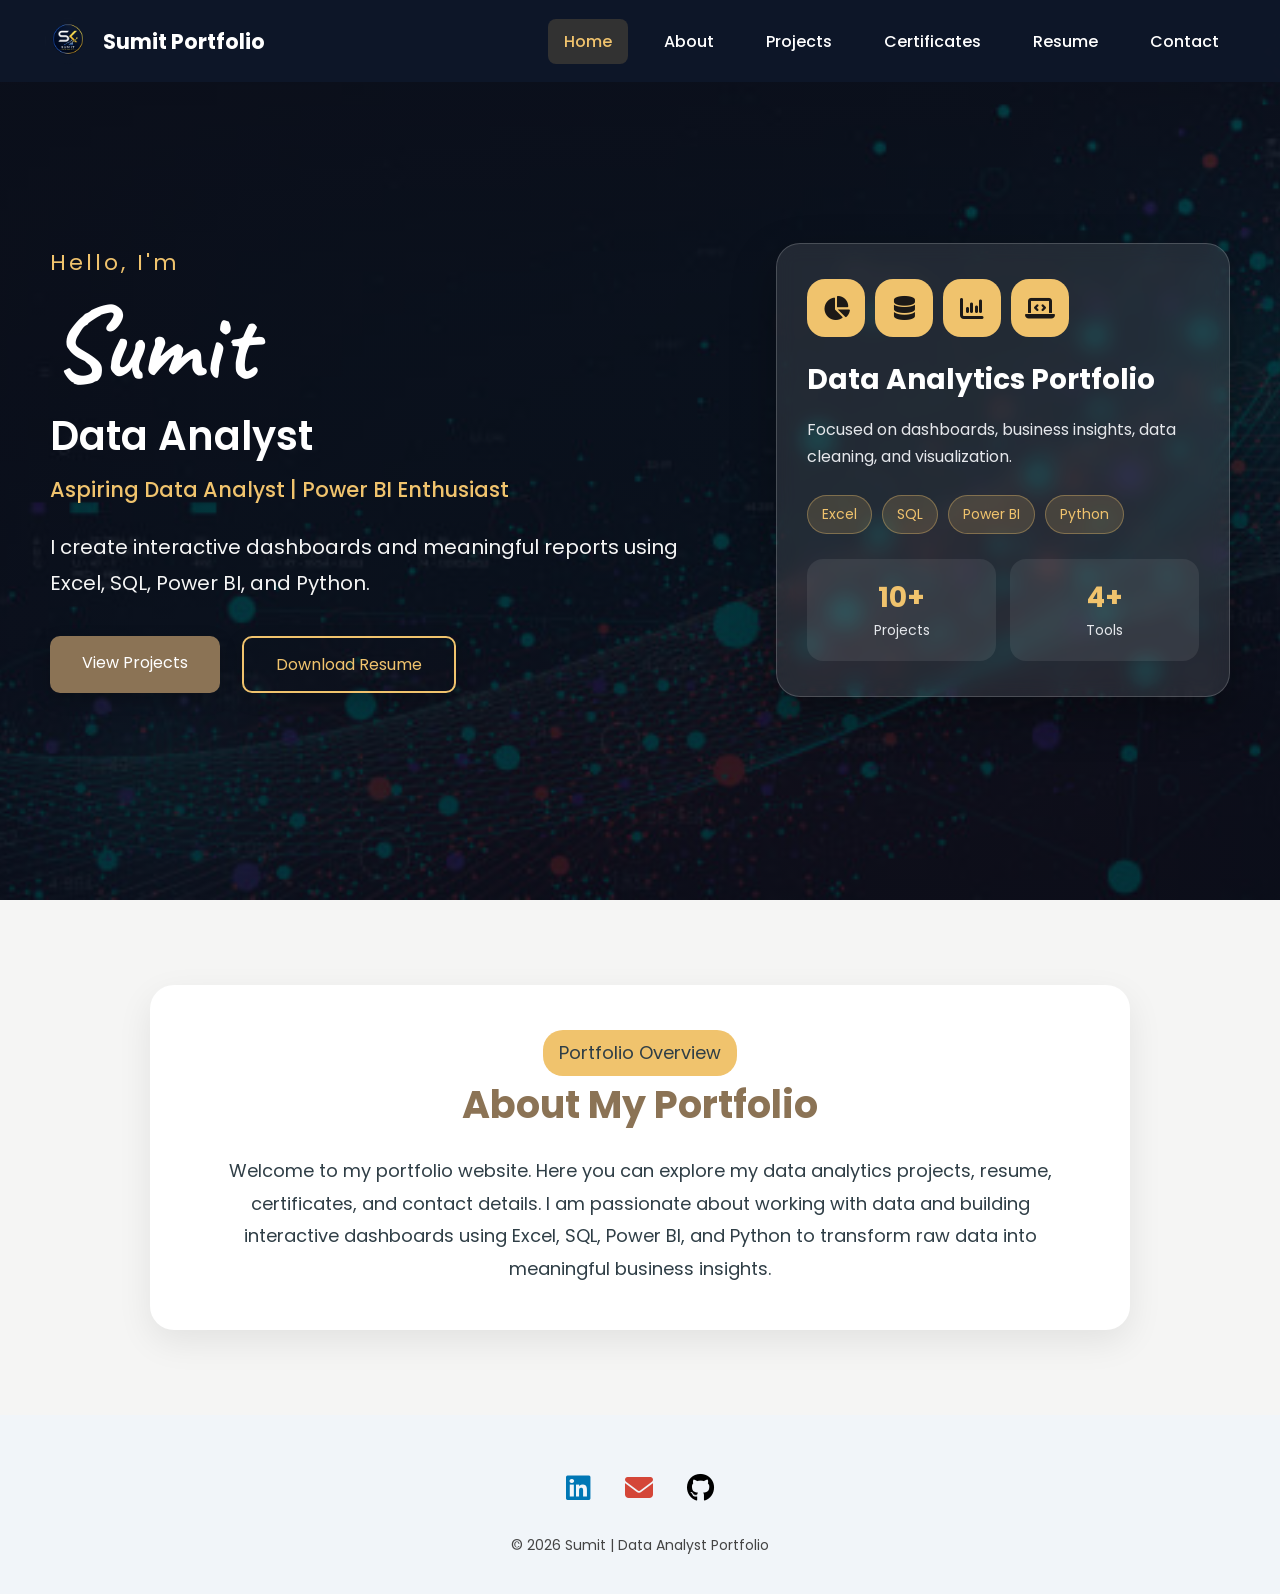
<file: index.html>
<!DOCTYPE html>
<html lang="en">

<head>
    <meta charset="UTF-8">
    <meta name="viewport" content="width=device-width, initial-scale=1.0">
    <title>Sumit Portfolio</title>

    <link href="https://fonts.googleapis.com/css2?family=Caveat:wght@400;600;700&family=Poppins:wght@300;400;500;600;700&display=swap" rel="stylesheet">
    <link rel="stylesheet" href="https://cdnjs.cloudflare.com/ajax/libs/font-awesome/6.5.0/css/all.min.css">

    <link rel="icon" type="image/png" href="Images/logo.png">
    <link rel="stylesheet" href="CSS/index.css">
</head>

<body>

    <header>
        <nav class="navbar">

            <div class="logo">
                <img src="Images/logo.png" alt="Sumit Portfolio Logo">
                <span>Sumit Portfolio</span>
            </div>

            <button class="menu-btn" id="menuBtn" type="button" aria-label="Open Menu">
                <i class="fa-solid fa-bars"></i>
            </button>

            <div class="nav-links" id="navLinks">
                <a href="index.html" class="active">Home</a>
                <a href="about.html">About</a>
                <a href="projects.html">Projects</a>
                <a href="certificates.html">Certificates</a>
                <a href="resume.html">Resume</a>
                <a href="contact.html">Contact</a>
            </div>

        </nav>
    </header>

    <section class="welcome">

        <div class="hero-wrapper">

            <div class="hero-content">

                <p class="small-title">Hello, I'm</p>

                <h1>Sumit</h1>

                <h2>Data Analyst</h2>
                <p class="hero-subtitle">Aspiring Data Analyst | Power BI Enthusiast</p>

                <p class="hero-text">
                    I create interactive dashboards and meaningful reports using Excel, SQL, Power BI, and Python.
                </p>

                <div class="hero-buttons">
                    <a href="projects.html">View Projects</a>

                    <a href="assets/Sumit_Resume.pdf" target="_blank" rel="noopener noreferrer" class="resume-btn">
                        Download Resume
                    </a>
                </div>

            </div>

            <div class="hero-card">

                <div class="card-icon">
                    <i class="fa-solid fa-chart-pie"></i>
                    <i class="fa-solid fa-database"></i>
                    <i class="fa-solid fa-chart-column"></i>
                    <i class="fa-solid fa-laptop-code"></i>
                </div>

                <h3>Data Analytics Portfolio</h3>

                <p>
                    Focused on dashboards, business insights, data cleaning, and visualization.
                </p>

                <div class="hero-skills">
                    <span>Excel</span>
                    <span>SQL</span>
                    <span>Power BI</span>
                    <span>Python</span>
                </div>

                <div class="card-stats">

                    <div>
                        <h4>10+</h4>
                        <p>Projects</p>
                    </div>

                    <div>
                        <h4>4+</h4>
                        <p>Tools</p>
                    </div>

                </div>

            </div>

        </div>

    </section>

    <section class="intro">

        <div class="intro-card">

            <p class="section-label">Portfolio Overview</p>

            <h2>About My Portfolio</h2>

            <p>
                Welcome to my portfolio website. Here you can explore my data analytics projects, resume, certificates, and contact details. I am passionate about working with data and building interactive dashboards using Excel, SQL, Power BI, and Python to transform raw data into meaningful business insights.
            </p>

        </div>

    </section>

    <footer>

        <div class="social">

            <a href="https://www.linkedin.com/in/sumit-kumar-2k07/" class="linkedin" target="_blank" rel="noopener noreferrer">
                <i class="fa-brands fa-linkedin"></i>
            </a>

            <a href="mailto:sumitpandey1553@gmail.com" class="email">
                <i class="fa-solid fa-envelope"></i>
            </a>

            <a href="https://github.com/sumitkumar1553" class="github" target="_blank" rel="noopener noreferrer">
                <i class="fa-brands fa-github"></i>
            </a>

        </div>

        <p class="copyright">
            © 2026 Sumit | Data Analyst Portfolio
        </p>

    </footer>

    <script src="script.js"></script>

</body>

</html>
</file>
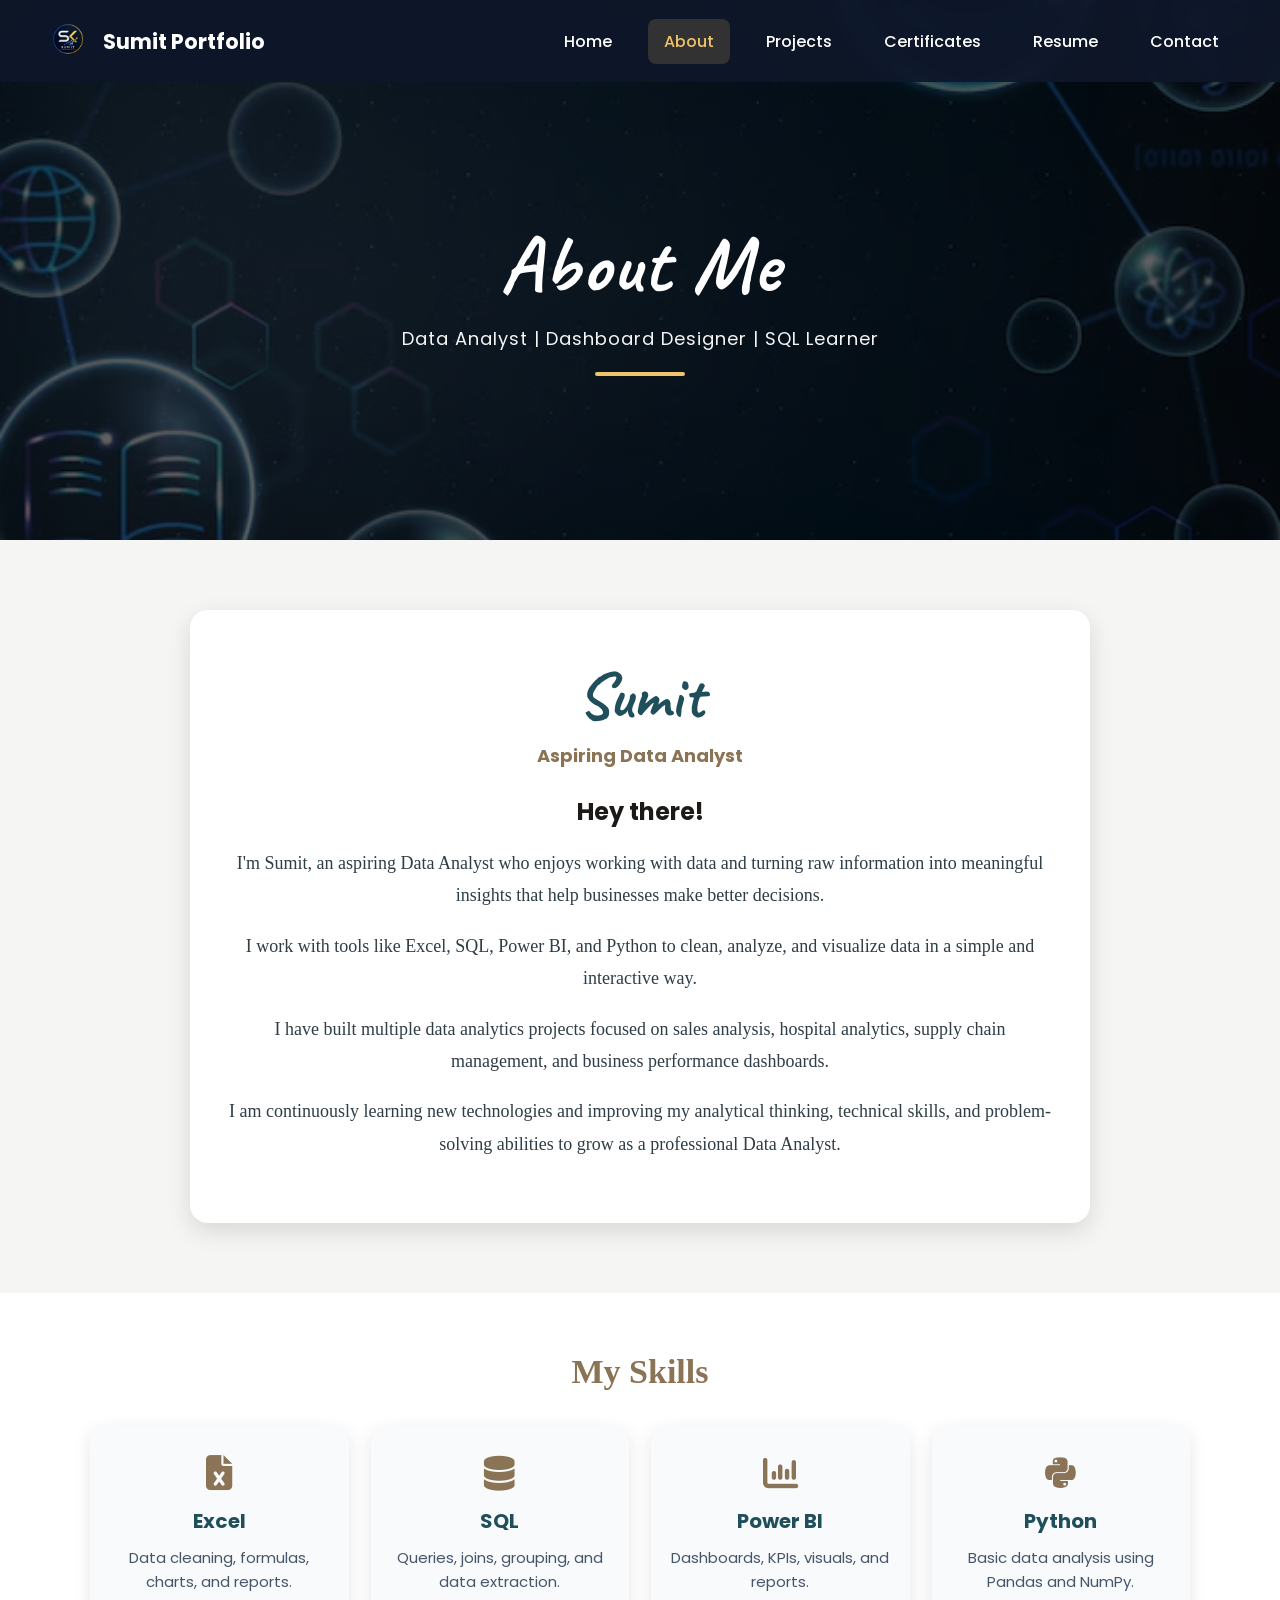
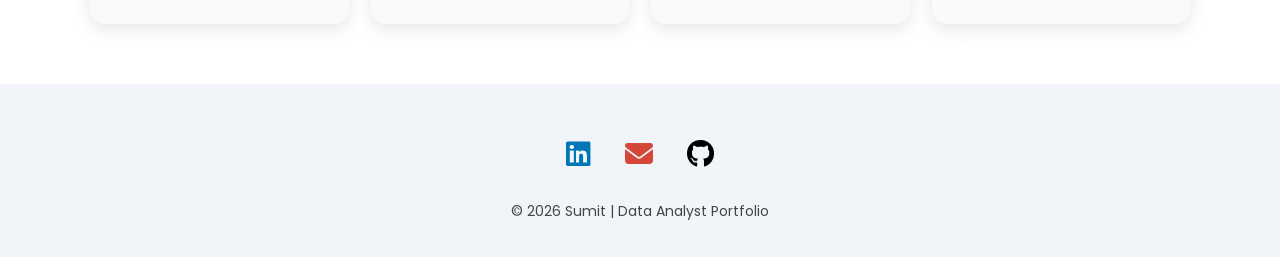
<file: about.html>
<!DOCTYPE html>
<html lang="en">

<head>
    <meta charset="UTF-8">
    <meta name="viewport" content="width=device-width, initial-scale=1.0">
    <title>About | Sumit Portfolio</title>

    <link href="https://fonts.googleapis.com/css2?family=Caveat:wght@400;600;700&family=Poppins:wght@300;400;500;600;700&display=swap" rel="stylesheet">
    <link rel="stylesheet" href="https://cdnjs.cloudflare.com/ajax/libs/font-awesome/6.5.0/css/all.min.css">
    <link rel="icon" type="image/png" href="Images/logo.png">
    <link rel="stylesheet" href="CSS/about.css">
</head>

<body>

    <header>
        <nav class="navbar">

            <div class="logo">
                <img src="Images/logo.png" alt="Sumit Portfolio Logo">
                <span>Sumit Portfolio</span>
            </div>

            <button class="menu-btn" id="menuBtn" type="button" aria-label="Open Menu">
                <i class="fa-solid fa-bars"></i>
            </button>

            <div class="nav-links" id="navLinks">
                <a href="index.html">Home</a>
                <a href="about.html" class="active">About</a>
                <a href="projects.html">Projects</a>
                <a href="certificates.html">Certificates</a>
                <a href="resume.html">Resume</a>
                <a href="contact.html">Contact</a>
            </div>

        </nav>
    </header>

    <section class="about-hero">
        <div class="hero-box">
            <h1>About Me</h1>
            <p>Data Analyst | Dashboard Designer | SQL Learner</p>
            <div class="underline"></div>
        </div>
    </section>

    <section class="about-content">

        <div class="about-card">

            <h2>Sumit</h2>
            <h4>Aspiring Data Analyst</h4>

            <h3 class="greeting">Hey there!</h3>

            <p>
                I'm Sumit, an aspiring Data Analyst who enjoys working with data and turning raw information into meaningful insights that help businesses make better decisions.
            </p>

            <p>
                I work with tools like Excel, SQL, Power BI, and Python to clean, analyze, and visualize data in a simple and interactive way.
            </p>

            <p>
                I have built multiple data analytics projects focused on sales analysis, hospital analytics, supply chain management, and business performance dashboards.
            </p>

            <p>
                I am continuously learning new technologies and improving my analytical thinking, technical skills, and problem-solving abilities to grow as a professional Data Analyst.
            </p>

        </div>

    </section>

    <section class="skills-section">

        <h2>My Skills</h2>

        <div class="skills-box">

            <div class="skill-card">
                <i class="fa-solid fa-file-excel"></i>
                <h3>Excel</h3>
                <p>Data cleaning, formulas, charts, and reports.</p>
            </div>

            <div class="skill-card">
                <i class="fa-solid fa-database"></i>
                <h3>SQL</h3>
                <p>Queries, joins, grouping, and data extraction.</p>
            </div>

            <div class="skill-card">
                <i class="fa-solid fa-chart-column"></i>
                <h3>Power BI</h3>
                <p>Dashboards, KPIs, visuals, and reports.</p>
            </div>

            <div class="skill-card">
                <i class="fa-brands fa-python"></i>
                <h3>Python</h3>
                <p>Basic data analysis using Pandas and NumPy.</p>
            </div>

        </div>

    </section>

    <footer>

        <div class="social">

            <a href="https://www.linkedin.com/in/sumit-kumar-2k07/" class="linkedin" target="_blank" rel="noopener noreferrer">
                <i class="fa-brands fa-linkedin"></i>
            </a>

            <a href="mailto:sumitpandey1553@gmail.com" class="email">
                <i class="fa-solid fa-envelope"></i>
            </a>

            <a href="https://github.com/sumitkumar1553" class="github" target="_blank" rel="noopener noreferrer">
                <i class="fa-brands fa-github"></i>
            </a>

        </div>

        <p class="copyright">
            © 2026 Sumit | Data Analyst Portfolio
        </p>

    </footer>

    <script src="script.js"></script>

</body>

</html>
</file>
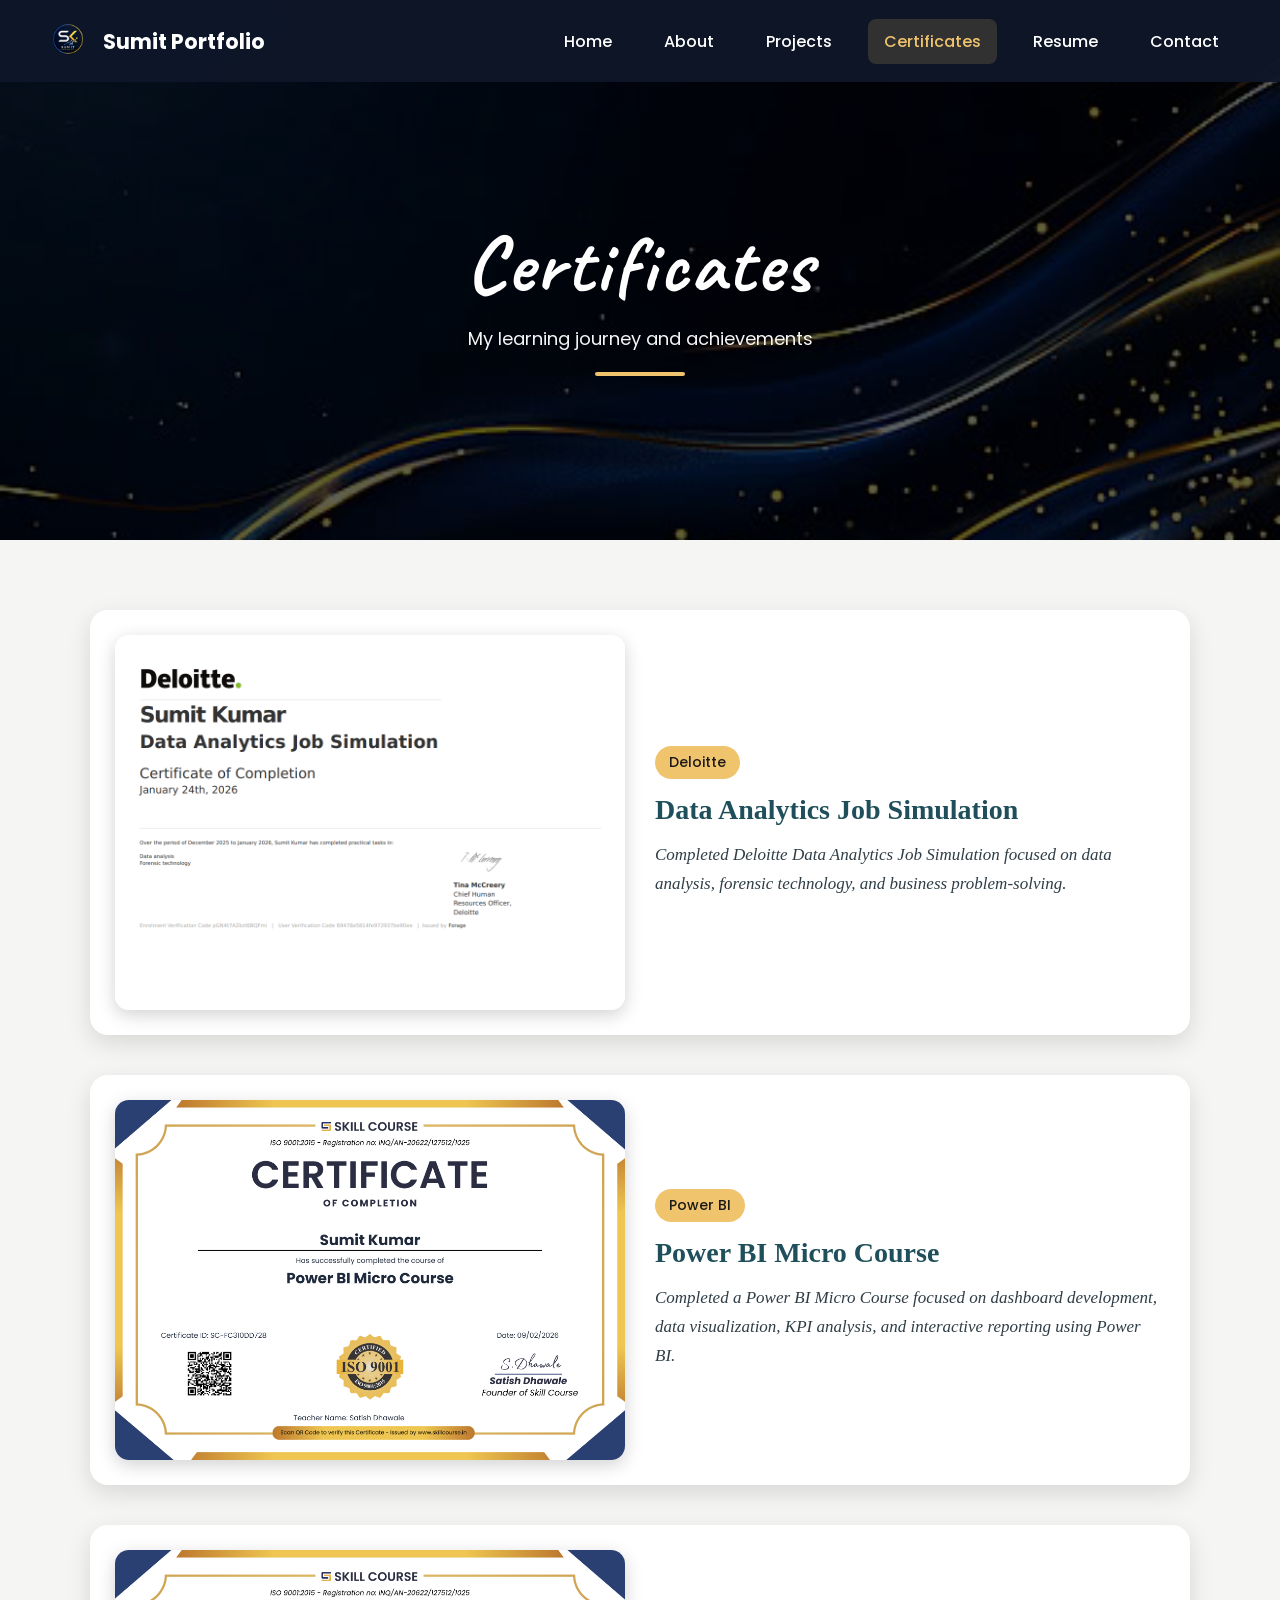
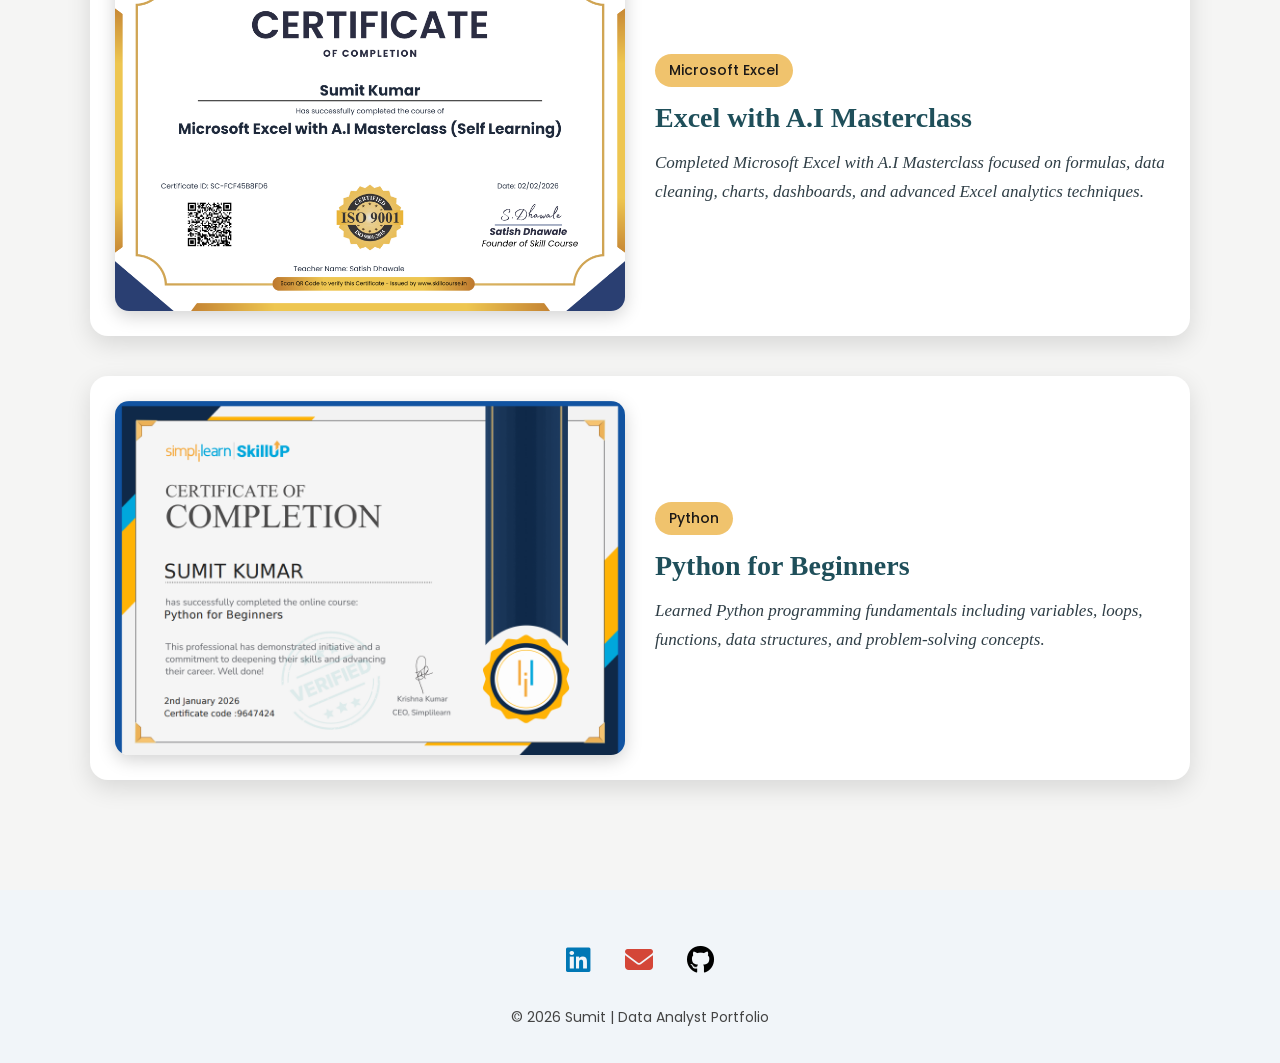
<file: certificates.html>
<!DOCTYPE html>
<html lang="en">

<head>

    <meta charset="UTF-8">
    <meta name="viewport" content="width=device-width, initial-scale=1.0">
    <title>Certificates | Sumit Portfolio</title>

    <link href="https://fonts.googleapis.com/css2?family=Caveat:wght@400;600;700&family=Poppins:wght@300;400;500;600;700&display=swap" rel="stylesheet">

    <link rel="stylesheet" href="https://cdnjs.cloudflare.com/ajax/libs/font-awesome/6.5.0/css/all.min.css">
        <link rel="icon" type="image/png" href="Images/logo.png">
     
    <link rel="stylesheet" href="CSS/certificates.css">

</head>

<body>

    <header>

        <nav class="navbar">

            <div class="logo">
                <img src="Images/logo.png" alt="Sumit Portfolio Logo">
                <span>Sumit Portfolio</span>
            </div>

            <button class="menu-btn" id="menuBtn" type="button" aria-label="Open Menu">
                <i class="fa-solid fa-bars"></i>
            </button>

            <div class="nav-links" id="navLinks">

                <a href="index.html">Home</a>
                <a href="about.html">About</a>
                <a href="projects.html">Projects</a>
                <a href="certificates.html" class="active">Certificates</a>
                <a href="resume.html">Resume</a>
                <a href="contact.html">Contact</a>

            </div>

        </nav>

    </header>

    <section class="cert-header">

        <div class="hero-box">

            <h1>Certificates</h1>

            <p>My learning journey and achievements</p>

            <div class="line"></div>

        </div>

    </section>

    <section class="cert-section">

        <div class="cert-card">

            <div class="cert-image">
                <img src="Images/certificate_1.png" alt="Deloitte Certificate" loading="lazy">
            </div>

            <div class="cert-content">

                <p class="cert-type">Deloitte</p>

                <h2>Data Analytics Job Simulation</h2>

                <p class="cert-desc">
                    Completed Deloitte Data Analytics Job Simulation focused on data analysis, forensic technology, and business problem-solving.
                </p>

            </div>

        </div>

        <div class="cert-card">

            <div class="cert-image">
                <img src="Images/certificate_2.png" alt="Power BI Certificate" loading="lazy">
            </div>

            <div class="cert-content">

                <p class="cert-type">Power BI</p>

                <h2>Power BI Micro Course</h2>

                <p class="cert-desc">
                    Completed a Power BI Micro Course focused on dashboard development, data visualization, KPI analysis, and interactive reporting using Power BI.
                </p>

            </div>

        </div>

        <div class="cert-card">

            <div class="cert-image">
                <img src="Images/certificate_3.png" alt="Excel Certificate" loading="lazy">
            </div>

            <div class="cert-content">

                <p class="cert-type">Microsoft Excel</p>

                <h2>Excel with A.I Masterclass</h2>

                <p class="cert-desc">
                    Completed Microsoft Excel with A.I Masterclass focused on formulas, data cleaning, charts, dashboards, and advanced Excel analytics techniques.
                </p>

            </div>

        </div>

        <div class="cert-card">

            <div class="cert-image">
                <img src="Images/certificate_4.png" alt="Python Certificate" loading="lazy">
            </div>

            <div class="cert-content">

                <p class="cert-type">Python</p>

                <h2>Python for Beginners</h2>

                <p class="cert-desc">
                    Learned Python programming fundamentals including variables, loops, functions, data structures, and problem-solving concepts.
                </p>

            </div>

        </div>

    </section>

    <footer>

        <div class="social">

            <a href="https://www.linkedin.com/in/sumit-kumar-2k07/" class="linkedin" target="_blank">
                <i class="fa-brands fa-linkedin"></i>
            </a>

            <a href="mailto:sumitpandey1553@gmail.com" class="email">
                <i class="fa-solid fa-envelope"></i>
            </a>

            <a href="https://github.com/sumitkumar1553" class="github" target="_blank">
                <i class="fa-brands fa-github"></i>
            </a>

        </div>

        <p class="copyright">
            © 2026 Sumit | Data Analyst Portfolio
        </p>

    </footer>

    <script src="script.js"></script>

</body>

</html>
</file>
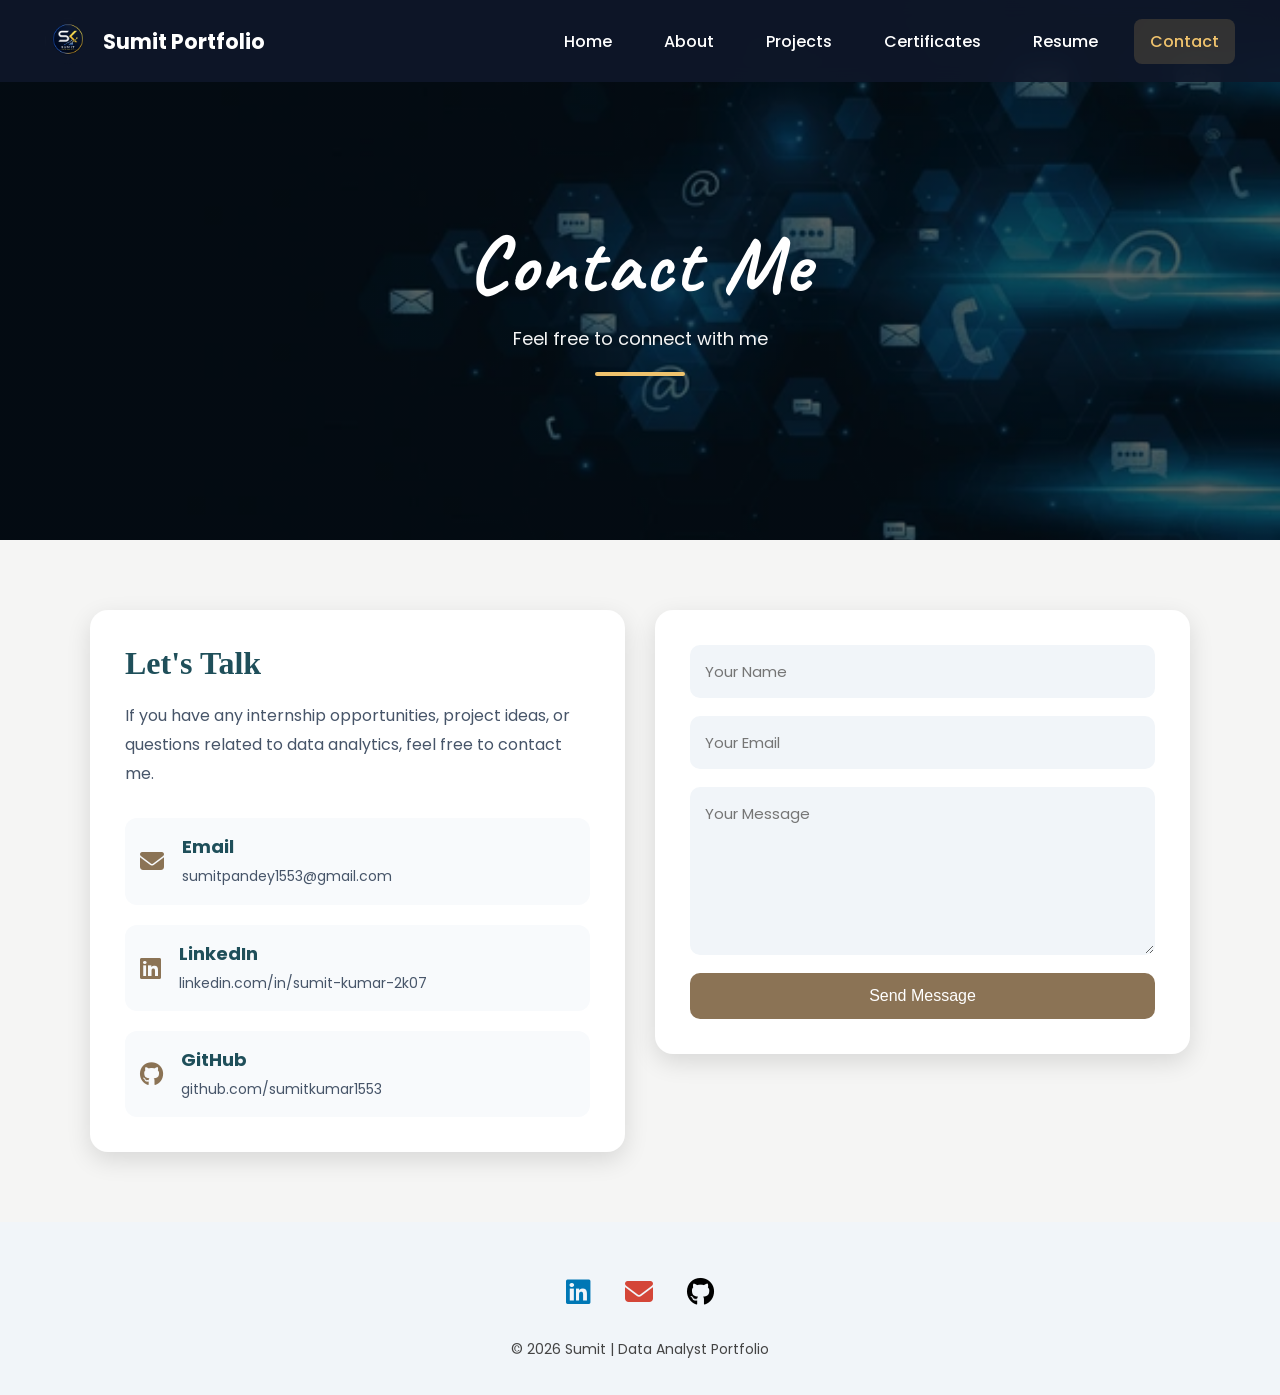
<file: contact.html>
<!DOCTYPE html>
<html lang="en">

<head>

    <meta charset="UTF-8">
    <meta name="viewport" content="width=device-width, initial-scale=1.0">
    <title>Contact | Sumit Portfolio</title>

    <link href="https://fonts.googleapis.com/css2?family=Caveat:wght@400;600;700&family=Poppins:wght@300;400;500;600;700&display=swap" rel="stylesheet">

    <link rel="stylesheet" href="https://cdnjs.cloudflare.com/ajax/libs/font-awesome/6.5.0/css/all.min.css">
        <link rel="icon" type="image/png" href="Images/logo.png">

    <link rel="stylesheet" href="CSS/contact.css">

</head>

<body>

    <header>

        <nav class="navbar">

            <div class="logo">
                <img src="Images/logo.png" alt="Sumit Portfolio Logo">
                <span>Sumit Portfolio</span>
            </div>

            <button class="menu-btn" id="menuBtn" type="button" aria-label="Open Menu">
                <i class="fa-solid fa-bars"></i>
            </button>

            <div class="nav-links" id="navLinks">

                <a href="index.html">Home</a>
                <a href="about.html">About</a>
                <a href="projects.html">Projects</a>
                <a href="certificates.html">Certificates</a>
                <a href="resume.html">Resume</a>
                <a href="contact.html" class="active">Contact</a>

            </div>

        </nav>

    </header>

    <section class="contact-header">

        <div class="hero-box">

            <h1>Contact Me</h1>

            <p>Feel free to connect with me</p>

            <div class="line"></div>

        </div>

    </section>

    <section class="contact-section">

        <div class="contact-container">

            <!-- Left Side -->

            <div class="contact-info">

                <h2>Let's Talk</h2>

                <p>
                    If you have any internship opportunities, project ideas, or questions related to data analytics, feel free to contact me.
                </p>

                <div class="info-box">

                    <div class="info-item">

                        <i class="fa-solid fa-envelope"></i>

                        <div>
                            <h3>Email</h3>

                            <p>
                                <a href="mailto:sumitpandey1553@gmail.com">
                                    sumitpandey1553@gmail.com
                                </a>
                            </p>
                        </div>

                    </div>

                    <div class="info-item">

                        <i class="fa-brands fa-linkedin"></i>

                        <div>
                            <h3>LinkedIn</h3>

                            <p>
                                <a href="https://www.linkedin.com/in/sumit-kumar-2k07/" target="_blank">
                                    linkedin.com/in/sumit-kumar-2k07
                                </a>
                            </p>
                        </div>

                    </div>

                    <div class="info-item">

                        <i class="fa-brands fa-github"></i>

                        <div>
                            <h3>GitHub</h3>

                            <p>
                                <a href="https://github.com/sumitkumar1553" target="_blank">
                                    github.com/sumitkumar1553
                                </a>
                            </p>
                        </div>

                    </div>

                </div>

            </div>

            <!-- Right Side -->

            <div class="contact-form">

                <form action="https://api.web3forms.com/submit" method="POST">

                    <input type="hidden" name="access_key" value="b6bc47a8-58fa-463d-b89e-350fd76bd2cf">

                    <input type="text" name="name" placeholder="Your Name" required>

                    <input type="email" name="email" placeholder="Your Email" required>

                    <textarea name="message" rows="6" placeholder="Your Message" required></textarea>

                    <button type="submit">
                        Send Message
                    </button>

                </form>

            </div>

        </div>

    </section>

    <footer>

        <div class="social">

            <a href="https://www.linkedin.com/in/sumit-kumar-2k07/" class="linkedin" target="_blank">
                <i class="fa-brands fa-linkedin"></i>
            </a>

            <a href="mailto:sumitpandey1553@gmail.com" class="email">
                <i class="fa-solid fa-envelope"></i>
            </a>

            <a href="https://github.com/sumitkumar1553" class="github" target="_blank">
                <i class="fa-brands fa-github"></i>
            </a>

        </div>

        <p class="copyright">
            © 2026 Sumit | Data Analyst Portfolio
        </p>

    </footer>

    <script src="script.js"></script>

</body>

</html>
</file>
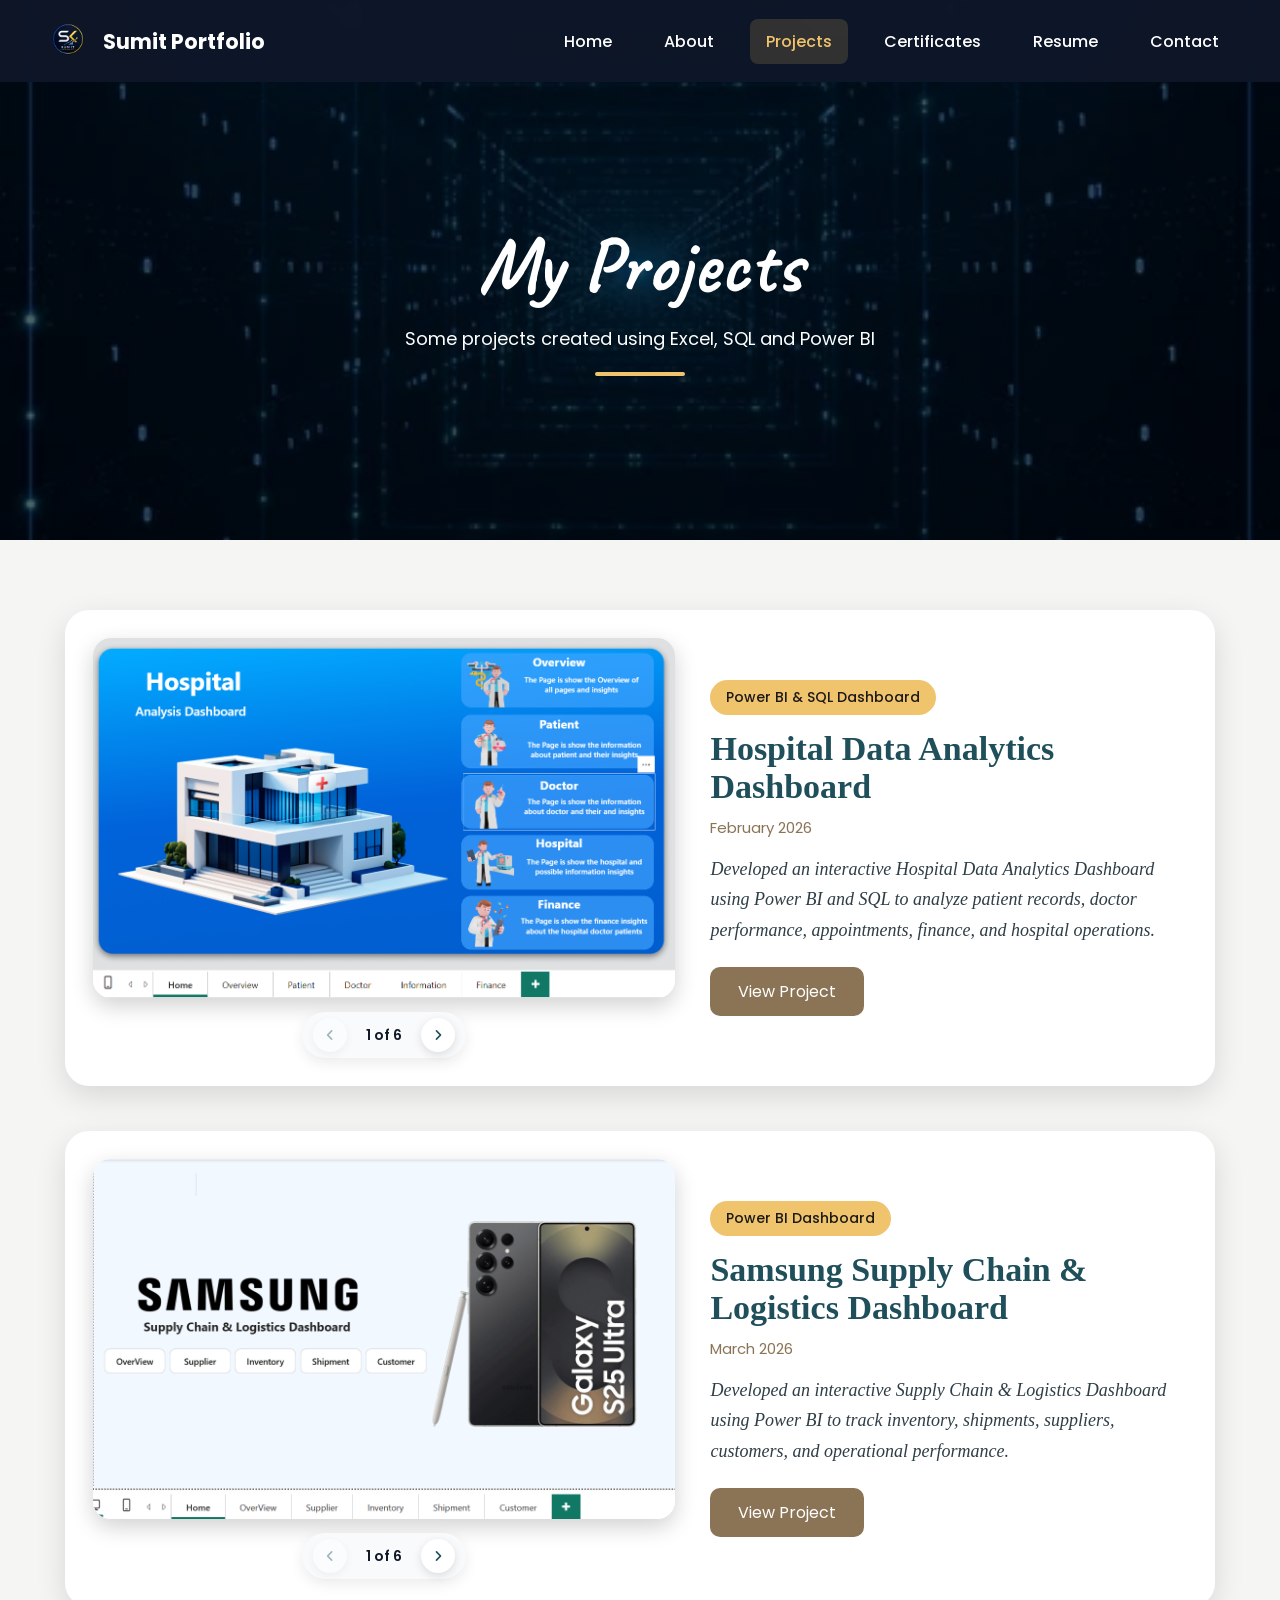
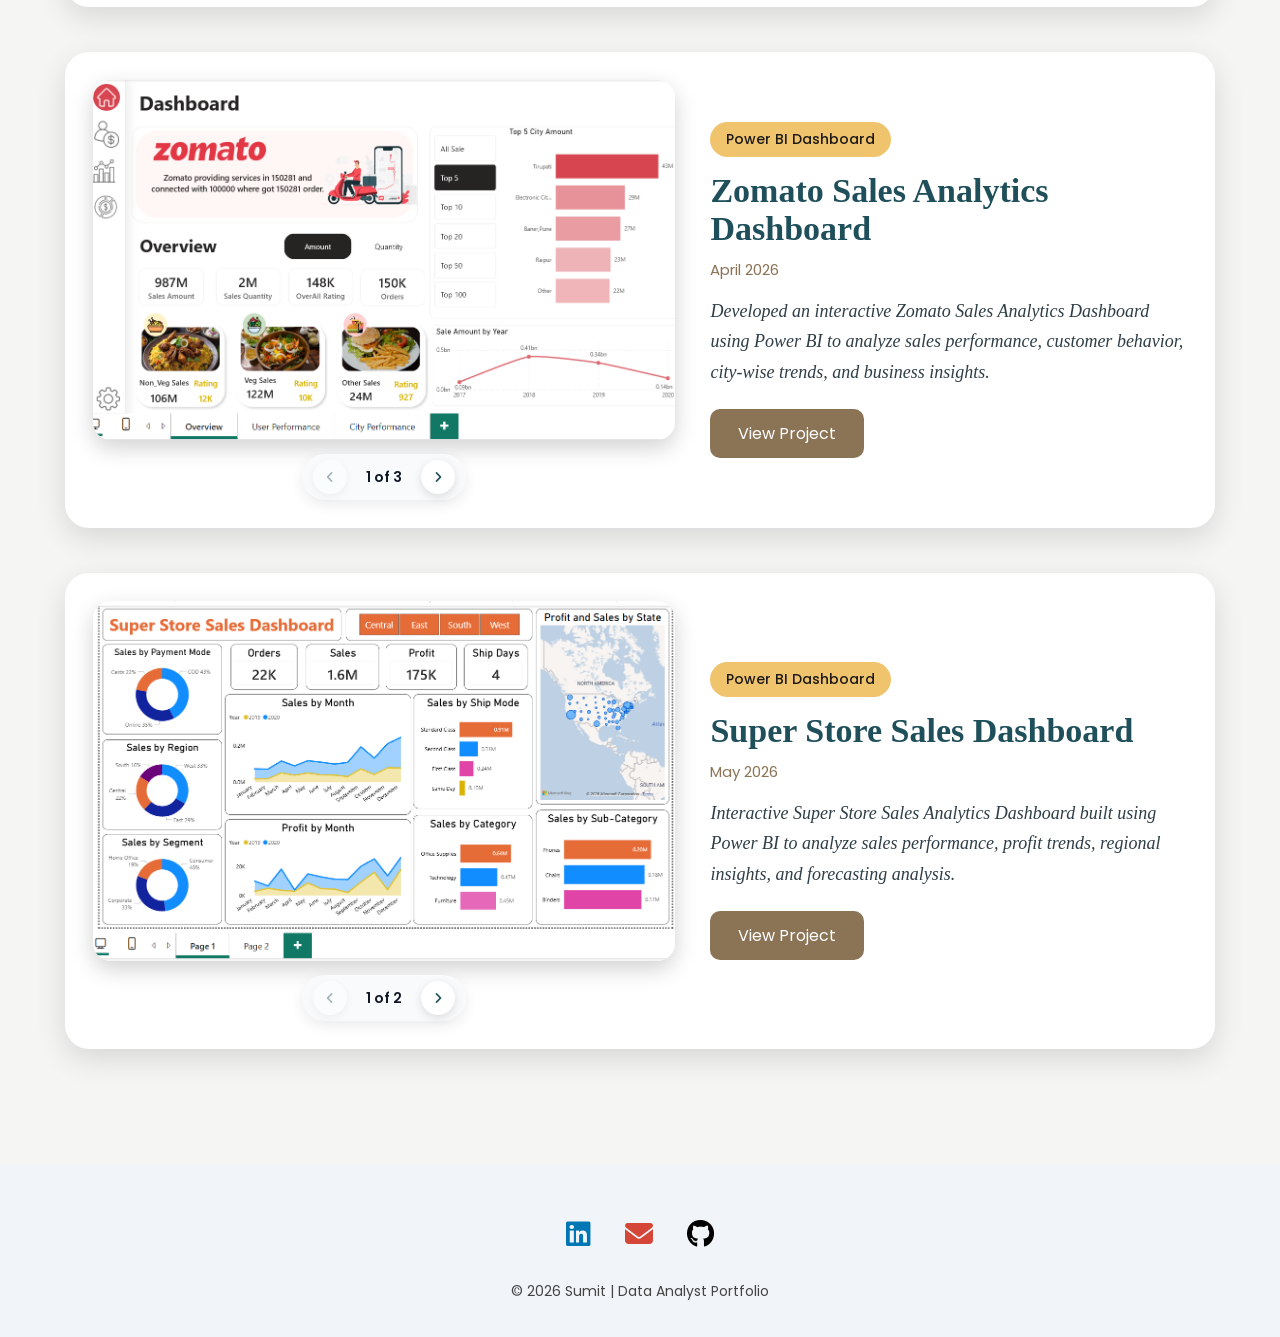
<file: projects.html>
<!DOCTYPE html>
<html lang="en">

<head>
    <meta charset="UTF-8">
    <meta name="viewport" content="width=device-width, initial-scale=1.0">
    <title>Projects | Sumit Portfolio</title>

    <link href="https://fonts.googleapis.com/css2?family=Caveat:wght@400;600;700&family=Poppins:wght@300;400;500;600;700&display=swap" rel="stylesheet">
    <link rel="stylesheet" href="https://cdnjs.cloudflare.com/ajax/libs/font-awesome/6.5.0/css/all.min.css">
        <link rel="icon" type="image/png" href="Images/logo.png">

    <link rel="stylesheet" href="CSS/projects.css">
    <script src="projects.js" defer></script>
    <script src="script.js" defer></script>
</head>

<body>

    <header>
        <nav class="navbar">

            <div class="logo">
                <img src="Images/logo.png" alt="Sumit Portfolio Logo">
                <span>Sumit Portfolio</span>
            </div>

            <button class="menu-btn" id="menuBtn" type="button" aria-label="Open Menu">
                <i class="fa-solid fa-bars"></i>
            </button>

            <div class="nav-links" id="navLinks">
                <a href="index.html">Home</a>
                <a href="about.html">About</a>
                <a href="projects.html" class="active">Projects</a>
                <a href="certificates.html">Certificates</a>
                <a href="resume.html">Resume</a>
                <a href="contact.html">Contact</a>
            </div>

        </nav>
    </header>

    <section class="project-header">
        <div class="hero-box">
            <h1>My Projects</h1>
            <p>Some projects created using Excel, SQL and Power BI</p>
            <div class="line"></div>
        </div>
    </section>

    <section class="project-section">

        <div class="project-card">

            <div class="project-image">
                <img id="hospitalImage" class="dashboard-image" src="Images/Hospital_Analysis_Projects/Home_Dashboard (1).png" alt="Hospital Dashboard" loading="lazy">

                <div class="project-slider-controls">
                    <button type="button" class="slider-btn" data-project="hospital" data-action="prev">
                        <i class="fa-solid fa-angle-left"></i>
                    </button>

                    <p id="hospitalCounter">1 of 6</p>

                    <button type="button" class="slider-btn" data-project="hospital" data-action="next">
                        <i class="fa-solid fa-angle-right"></i>
                    </button>
                </div>
            </div>

            <div class="project-content">
                <p class="project-type">Power BI & SQL Dashboard</p>
                <h2>Hospital Data Analytics Dashboard</h2>
                <p class="date">February 2026</p>

                <p class="description">
                    Developed an interactive Hospital Data Analytics Dashboard using Power BI and SQL to analyze patient records, doctor performance, appointments, finance, and hospital operations.
                </p>

                <a href="https://github.com/sumitkumar1553/Hospital-Data-Analytics-Dashboard-PowerBI" class="btn" target="_blank" rel="noopener noreferrer">View Project</a>
            </div>

        </div>

        <div class="project-card">

            <div class="project-image">
                <img id="samsungImage" class="dashboard-image" src="Images/Samsung_Supply_Chain_&_Logistics_Projects/Home_Dashboard (1).png" alt="Samsung Dashboard" loading="lazy">

                <div class="project-slider-controls">
                    <button type="button" class="slider-btn" data-project="samsung" data-action="prev">
                        <i class="fa-solid fa-angle-left"></i>
                    </button>

                    <p id="samsungCounter">1 of 6</p>

                    <button type="button" class="slider-btn" data-project="samsung" data-action="next">
                        <i class="fa-solid fa-angle-right"></i>
                    </button>
                </div>
            </div>

            <div class="project-content">
                <p class="project-type">Power BI Dashboard</p>
                <h2>Samsung Supply Chain & Logistics Dashboard</h2>
                <p class="date">March 2026</p>

                <p class="description">
                    Developed an interactive Supply Chain & Logistics Dashboard using Power BI to track inventory, shipments, suppliers, customers, and operational performance.
                </p>

                <a href="https://github.com/sumitkumar1553/Samsung-Supply-Chain-Analytics-Dashboard" class="btn" target="_blank" rel="noopener noreferrer">View Project</a>
            </div>

        </div>

        <div class="project-card">

            <div class="project-image">
                <img id="zomatoImage" class="dashboard-image" src="Images/zomato_sales_Projects/Overview_Dashboard (1).png" alt="Zomato Dashboard" loading="lazy">

                <div class="project-slider-controls">
                    <button type="button" class="slider-btn" data-project="zomato" data-action="prev">
                        <i class="fa-solid fa-angle-left"></i>
                    </button>

                    <p id="zomatoCounter">1 of 3</p>

                    <button type="button" class="slider-btn" data-project="zomato" data-action="next">
                        <i class="fa-solid fa-angle-right"></i>
                    </button>
                </div>
            </div>

            <div class="project-content">
                <p class="project-type">Power BI Dashboard</p>
                <h2>Zomato Sales Analytics Dashboard</h2>
                <p class="date">April 2026</p>

                <p class="description">
                    Developed an interactive Zomato Sales Analytics Dashboard using Power BI to analyze sales performance, customer behavior, city-wise trends, and business insights.
                </p>

                <a href="https://github.com/sumitkumar1553/Zomato-Data-Analytics-Project" class="btn" target="_blank" rel="noopener noreferrer">View Project</a>
            </div>

        </div>

        <div class="project-card">

            <div class="project-image">
                <img id="superstoreImage" class="dashboard-image" src="Images/Super_Sales_store_Projects/Super_Store_Sales_Dashboard (1).png" alt="Super Store Dashboard" loading="lazy">

                <div class="project-slider-controls">
                    <button type="button" class="slider-btn" data-project="superstore" data-action="prev">
                        <i class="fa-solid fa-angle-left"></i>
                    </button>

                    <p id="superstoreCounter">1 of 2</p>

                    <button type="button" class="slider-btn" data-project="superstore" data-action="next">
                        <i class="fa-solid fa-angle-right"></i>
                    </button>
                </div>
            </div>

            <div class="project-content">
                <p class="project-type">Power BI Dashboard</p>
                <h2>Super Store Sales Dashboard</h2>
                <p class="date">May 2026</p>

                <p class="description">
                    Interactive Super Store Sales Analytics Dashboard built using Power BI to analyze sales performance, profit trends, regional insights, and forecasting analysis.
                </p>

                <a href="https://github.com/sumitkumar1553/Super-Store-Sales-Performance-15-Day-Forecast" class="btn" target="_blank" rel="noopener noreferrer">View Project</a>
            </div>

        </div>

    </section>

    <footer>

        <div class="social">
            <a href="https://www.linkedin.com/in/sumit-kumar-2k07/" class="linkedin" target="_blank" rel="noopener noreferrer">
                <i class="fa-brands fa-linkedin"></i>
            </a>

            <a href="mailto:sumitpandey1553@gmail.com" class="email">
                <i class="fa-solid fa-envelope"></i>
            </a>

            <a href="https://github.com/sumitkumar1553" class="github" target="_blank" rel="noopener noreferrer">
                <i class="fa-brands fa-github"></i>
            </a>
        </div>

        <p class="copyright">
            © 2026 Sumit | Data Analyst Portfolio
        </p>

    </footer>

</body>

</html>
</file>
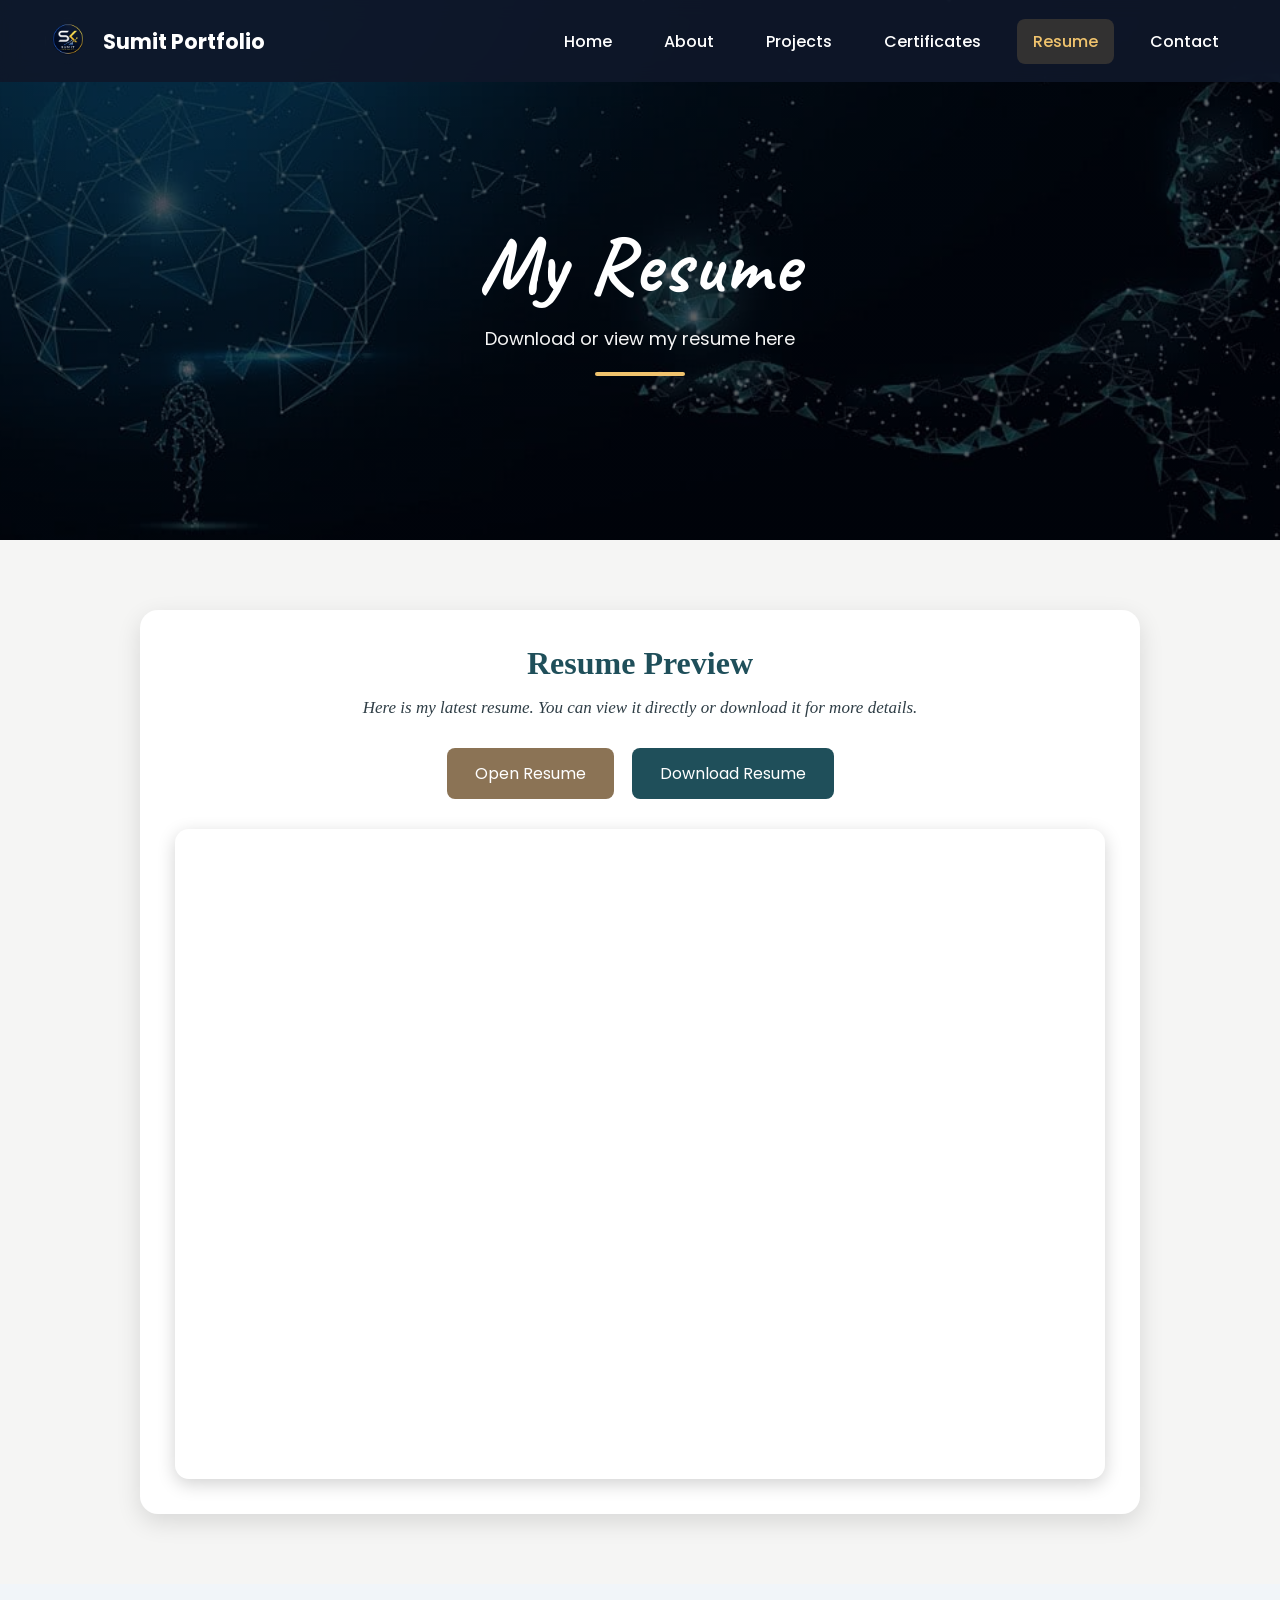
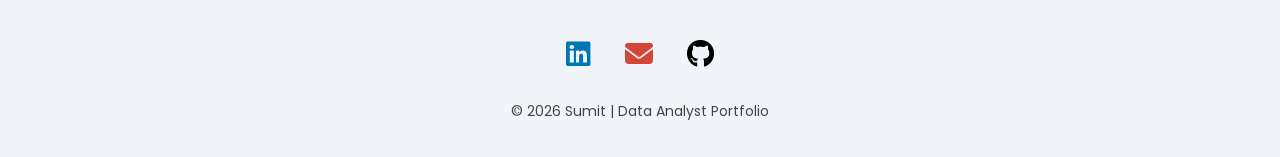
<file: resume.html>
<!DOCTYPE html>
<html lang="en">

<head>

    <meta charset="UTF-8">
    <meta name="viewport" content="width=device-width, initial-scale=1.0">
    <title>Resume | Sumit Portfolio</title>

    <link href="https://fonts.googleapis.com/css2?family=Caveat:wght@400;600;700&family=Poppins:wght@300;400;500;600;700&display=swap" rel="stylesheet">

    <link rel="stylesheet" href="https://cdnjs.cloudflare.com/ajax/libs/font-awesome/6.5.0/css/all.min.css">
        <link rel="icon" type="image/png" href="Images/logo.png">
     
    <link rel="stylesheet" href="CSS/resume.css">

</head>

<body>

    <header>

        <nav class="navbar">

            <div class="logo">
                <img src="Images/logo.png" alt="Sumit Portfolio Logo">
                <span>Sumit Portfolio</span>
            </div>

            <button class="menu-btn" id="menuBtn" type="button" aria-label="Open Menu">
                <i class="fa-solid fa-bars"></i>
            </button>

            <div class="nav-links" id="navLinks">

                <a href="index.html">Home</a>
                <a href="about.html">About</a>
                <a href="projects.html">Projects</a>
                <a href="certificates.html">Certificates</a>
                <a href="resume.html" class="active">Resume</a>
                <a href="contact.html">Contact</a>

            </div>

        </nav>

    </header>

    <section class="resume-header">

        <div class="hero-box">

            <h1>My Resume</h1>

            <p>Download or view my resume here</p>

            <div class="line"></div>

        </div>

    </section>

    <section class="resume-section">

        <div class="resume-box">

            <h2>Resume Preview</h2>

            <p>
                Here is my latest resume. You can view it directly or download it for more details.
            </p>

            <div class="resume-buttons">

                <a href="assets/Sumit_Resume.pdf" target="_blank">
                    Open Resume
                </a>

                <a href="assets/Sumit_Resume.pdf" download class="download-btn">
                    Download Resume
                </a>

            </div>

            <div class="resume-viewer">

                <iframe src="assets/Sumit_Resume.pdf" title="Sumit Resume Preview"></iframe>

            </div>

        </div>

    </section>

    <footer>

        <div class="social">

            <a href="https://www.linkedin.com/in/sumit-kumar-2k07/" class="linkedin" target="_blank">
                <i class="fa-brands fa-linkedin"></i>
            </a>

            <a href="mailto:sumitpandey1553@gmail.com" class="email">
                <i class="fa-solid fa-envelope"></i>
            </a>

            <a href="https://github.com/sumitkumar1553" class="github" target="_blank">
                <i class="fa-brands fa-github"></i>
            </a>

        </div>

        <p class="copyright">
            © 2026 Sumit | Data Analyst Portfolio
        </p>

    </footer>

    <script src="script.js"></script>

</body>

</html>
</file>
<file: CSS/index.css>
* {
    margin: 0;
    padding: 0;
    box-sizing: border-box;
}

html {
    scroll-behavior: smooth;
}

body {
    font-family: 'Poppins', sans-serif;
    background: #f5f5f4;
    color: #1c1917;
    overflow-x: hidden;
}

img {
    max-width: 100%;
    height: auto;
}

/* Navbar */

.navbar {
    position: absolute;
    top: 0;
    left: 0;
    width: 100%;
    display: flex;
    align-items: center;
    justify-content: space-between;
    padding: 18px 45px;
    background: rgba(15, 23, 42, 0.92);
    backdrop-filter: blur(10px);
    z-index: 1000;
}

.logo {
    display: flex;
    align-items: center;
    color: white;
    font-size: 21px;
    font-weight: 700;
}

.logo img {
    height: 46px;
    margin-right: 12px;
    border-radius: 50%;
}

.nav-links {
    display: flex;
    align-items: center;
    gap: 20px;
}

.nav-links a {
    text-decoration: none;
    color: white;
    font-size: 16px;
    font-weight: 500;
    padding: 10px 16px;
    border-radius: 8px;
    transition: 0.3s;
}

.nav-links a:hover,
.nav-links .active {
    background: rgba(240, 195, 109, 0.16);
    color: #f0c36d;
}

.menu-btn {
    display: none;
    background: transparent;
    color: white;
    border: 1px solid rgba(255, 255, 255, 0.25);
    width: 42px;
    height: 42px;
    border-radius: 10px;
    font-size: 21px;
    cursor: pointer;
}

/* Hero Section */

.welcome {
    min-height: 100svh;
    display: flex;
    align-items: center;
    justify-content: center;
    padding: 130px 40px 90px;
    background:
        linear-gradient(rgba(3, 7, 18, 0.78), rgba(3, 7, 18, 0.82)),
        url("../Images/background.jpg");
    background-size: cover;
    background-position: center;
    color: white;
}

.hero-wrapper {
    width: 100%;
    max-width: 1180px;
    display: grid;
    grid-template-columns: 1.2fr 0.8fr;
    gap: 45px;
    align-items: center;
}

.hero-content {
    text-align: left;
}

.small-title {
    font-size: 22px;
    letter-spacing: 3px;
    color: #f0c36d;
    margin-bottom: 12px;
}

.welcome h1 {
    font-family: 'Caveat', cursive;
    font-size: 105px;
    font-weight: 700;
    line-height: 1;
    margin-bottom: 10px;
}

.welcome h2 {
    font-size: 40px;
    font-weight: 600;
    margin-bottom: 8px;
}

.hero-subtitle {
    color: #f0c36d;
    font-size: 21px;
    font-weight: 500;
    margin-bottom: 24px;
}

.hero-text {
    font-size: 20px;
    line-height: 1.8;
    max-width: 680px;
    margin-bottom: 35px;
    color: #f5f5f5;
}

/* Buttons */

.hero-buttons {
    display: flex;
    gap: 22px;
    flex-wrap: wrap;
}

.hero-buttons a {
    text-decoration: none;
    padding: 14px 32px;
    background: #8b7355;
    color: white;
    border-radius: 10px;
    font-size: 16px;
    transition: 0.3s;
    text-align: center;
    box-shadow: 0 6px 18px rgba(0, 0, 0, 0.2);
}

.hero-buttons a:hover {
    background: #6f5a44;
    transform: translateY(-3px);
}

.resume-btn {
    background: transparent !important;
    border: 2px solid #f0c36d;
    color: #f0c36d !important;
}

.resume-btn:hover {
    background: #f0c36d !important;
    color: #1c1917 !important;
}

/* Hero Card */

.hero-card {
    background: rgba(255, 255, 255, 0.10);
    border: 1px solid rgba(255, 255, 255, 0.18);
    border-radius: 24px;
    padding: 35px 30px;
    backdrop-filter: blur(10px);
    box-shadow: 0 18px 45px rgba(0, 0, 0, 0.30);
}

.card-icon {
    display: flex;
    align-items: center;
    gap: 10px;
    margin-bottom: 22px;
}

.card-icon i {
    width: 58px;
    height: 58px;
    background: #f0c36d;
    color: #1c1917;
    display: flex;
    align-items: center;
    justify-content: center;
    border-radius: 18px;
    font-size: 24px;
}

.hero-card h3 {
    font-size: 28px;
    margin-bottom: 15px;
}

.hero-card p {
    color: #e5e7eb;
    line-height: 1.7;
    font-size: 16px;
}

.hero-skills {
    display: flex;
    align-items: center;
    gap: 10px;
    flex-wrap: nowrap;
    margin: 25px 0;
}

.hero-skills span {
    padding: 8px 14px;
    border-radius: 20px;
    background: rgba(240, 195, 109, 0.16);
    color: #f0c36d;
    font-size: 14px;
    border: 1px solid rgba(240, 195, 109, 0.35);
    white-space: nowrap;
}

.card-stats {
    display: grid;
    grid-template-columns: 1fr 1fr;
    gap: 14px;
}

.card-stats div {
    background: rgba(255, 255, 255, 0.08);
    padding: 18px;
    border-radius: 16px;
    text-align: center;
}

.card-stats h4 {
    font-size: 28px;
    color: #f0c36d;
}

.card-stats p {
    font-size: 14px;
}

/* Intro Section */

.intro {
    padding: 85px 20px;
    text-align: center;
}

.intro-card {
    max-width: 980px;
    margin: auto;
    padding: 45px 35px;
    background: white;
    border-radius: 24px;
    box-shadow: 0 12px 35px rgba(0, 0, 0, 0.08);
}

.section-label {
    display: inline-block;
    background: #f0c36d;
    color: #1c1917;
    padding: 7px 16px;
    border-radius: 20px;
    font-size: 14px;
    margin-bottom: 18px;
}

.intro h2 {
    font-size: 38px;
    color: #8b7355;
    margin-bottom: 22px;
}

.intro p {
    max-width: 850px;
    margin: auto;
    font-size: 18px;
    line-height: 1.8;
    color: #2f3e46;
}

/* Footer */

footer {
    padding: 38px 0;
    background: #f1f5f9;
    text-align: center;
}

.social a {
    font-size: 28px;
    margin: 15px;
    text-decoration: none;
    display: inline-block;
    transition: 0.3s;
}

.social a:hover {
    transform: scale(1.2);
}

.linkedin i {
    color: #0077b5;
}

.email i {
    color: #d44638;
}

.github i {
    color: #000000;
}

.copyright {
    font-size: 14px;
    color: #444;
    margin-top: 10px;
}

/* Responsive */

@media (max-width: 900px) {
    .hero-wrapper {
        grid-template-columns: 1fr;
        text-align: center;
    }

    .hero-content {
        text-align: center;
    }

    .hero-text {
        margin-left: auto;
        margin-right: auto;
    }

    .hero-buttons {
        justify-content: center;
    }

    .hero-card {
        max-width: 520px;
        margin: auto;
    }

    .card-icon,
    .hero-skills {
        justify-content: center;
    }
}

@media (max-width: 768px) {
    .navbar {
        padding: 14px 18px;
    }

    .logo {
        font-size: 18px;
    }

    .logo img {
        height: 38px;
        margin-right: 10px;
    }

    .menu-btn {
        display: block;
    }

    .nav-links {
        position: absolute;
        top: 72px;
        right: 18px;
        width: 220px;
        display: none;
        flex-direction: column;
        gap: 10px;
        padding: 18px;
        background: rgba(15, 23, 42, 0.98);
        backdrop-filter: blur(12px);
        border-radius: 18px;
        box-shadow: 0 10px 30px rgba(0, 0, 0, 0.35);
        animation: menuAnimation 0.3s ease;
    }

    .nav-links.show-menu {
        display: flex;
    }

    .nav-links a {
        width: 100%;
        text-align: center;
        font-size: 15px;
        padding: 12px;
        border-radius: 12px;
    }

    .welcome {
        padding: 120px 18px 65px;
    }

    .welcome h1 {
        font-size: 62px;
    }

    .welcome h2 {
        font-size: 26px;
    }

    .small-title {
        font-size: 18px;
    }

    .hero-subtitle,
    .hero-text {
        font-size: 16px;
    }

    .hero-buttons {
        flex-direction: column;
        align-items: center;
    }

    .hero-buttons a {
        width: 220px;
    }

    .hero-card {
        width: 100%;
        padding: 25px 18px;
    }

    .card-icon {
        flex-wrap: nowrap;
    }

    .card-icon i {
        width: 46px;
        height: 46px;
        font-size: 19px;
        border-radius: 14px;
    }

    .hero-skills {
        gap: 7px;
    }

    .hero-skills span {
        font-size: 12px;
        padding: 7px 10px;
    }

    .intro {
        padding: 60px 20px;
    }

    .intro-card {
        padding: 35px 22px;
    }

    .intro h2 {
        font-size: 30px;
    }

    .intro p {
        font-size: 16px;
    }
}

@keyframes menuAnimation {
    from {
        opacity: 0;
        transform: translateY(-10px);
    }

    to {
        opacity: 1;
        transform: translateY(0);
    }
}
</file>
<file: CSS/about.css>
* {
    margin: 0;
    padding: 0;
    box-sizing: border-box;
}

html {
    scroll-behavior: smooth;
}

body {
    font-family: 'Poppins', sans-serif;
    background: #f5f5f4;
    color: #1c1917;
    overflow-x: hidden;
}

img {
    max-width: 100%;
    height: auto;
}

/* Navbar */

.navbar {
    position: absolute;
    top: 0;
    left: 0;
    width: 100%;
    display: flex;
    align-items: center;
    justify-content: space-between;
    padding: 18px 45px;
    background: rgba(15, 23, 42, 0.92);
    backdrop-filter: blur(10px);
    z-index: 1000;
}

.logo {
    display: flex;
    align-items: center;
    color: white;
    font-size: 21px;
    font-weight: 700;
}

.logo img {
    height: 46px;
    margin-right: 12px;
    border-radius: 50%;
}

.nav-links {
    display: flex;
    align-items: center;
    gap: 20px;
}

.nav-links a {
    text-decoration: none;
    color: white;
    font-size: 16px;
    font-weight: 500;
    padding: 10px 16px;
    border-radius: 8px;
    transition: 0.3s;
}

.nav-links a:hover,
.nav-links .active {
    background: rgba(240, 195, 109, 0.16);
    color: #f0c36d;
}

.menu-btn {
    display: none;
    background: transparent;
    color: white;
    border: 1px solid rgba(255, 255, 255, 0.25);
    width: 42px;
    height: 42px;
    border-radius: 10px;
    font-size: 21px;
    cursor: pointer;
}

/* Hero Section */

.about-hero {
    min-height: 60vh;
    display: flex;
    align-items: center;
    justify-content: center;
    text-align: center;
    padding: 130px 20px 80px;
    background:
        linear-gradient(rgba(0, 0, 0, 0.62), rgba(0, 0, 0, 0.62)),
        url("../Images/about.avif");
    background-size: cover;
    background-position: center;
    color: white;
}

.hero-box {
    max-width: 800px;
}

.about-hero h1 {
    font-family: 'Caveat', cursive;
    font-size: 80px;
    font-weight: 700;
    letter-spacing: 2px;
}

.about-hero p {
    font-size: 18px;
    letter-spacing: 1px;
    margin-top: 10px;
    color: #f5f5f5;
}

.underline {
    width: 90px;
    height: 4px;
    background: #f0c36d;
    margin: 20px auto 0;
    border-radius: 10px;
}

/* About Content */

.about-content {
    padding: 70px 20px;
}

.about-card {
    max-width: 900px;
    margin: auto;
    background: white;
    padding: 45px 35px;
    border-radius: 18px;
    text-align: center;
    box-shadow: 0 8px 25px rgba(0, 0, 0, 0.12);
}

.about-card h2 {
    font-family: 'Caveat', cursive;
    font-size: 65px;
    color: #1f4f5a;
}

.about-card h4 {
    font-size: 18px;
    color: #8b7355;
    margin: 5px 0 25px;
}

.greeting {
    font-size: 24px;
    color: #1c1917;
    margin-bottom: 18px;
}

.about-card p {
    font-family: Georgia, serif;
    font-size: 18px;
    color: #2f3e46;
    line-height: 1.8;
    margin-bottom: 18px;
}

/* Skills Section */

.skills-section {
    padding: 60px 20px;
    background: #ffffff;
    text-align: center;
}

.skills-section h2 {
    font-family: Georgia, serif;
    font-size: 34px;
    color: #8b7355;
    margin-bottom: 35px;
}

.skills-box {
    display: grid;
    grid-template-columns: repeat(4, 1fr);
    gap: 22px;
    max-width: 1100px;
    margin: auto;
}

.skill-card {
    background: #f8fafc;
    padding: 30px 20px;
    border-radius: 15px;
    box-shadow: 0 5px 18px rgba(0, 0, 0, 0.10);
    transition: 0.3s;
}

.skill-card:hover {
    transform: translateY(-6px);
}

.skill-card i {
    font-size: 35px;
    color: #8b7355;
    margin-bottom: 15px;
}

.skill-card h3 {
    font-size: 20px;
    margin-bottom: 10px;
    color: #1f4f5a;
}

.skill-card p {
    font-size: 15px;
    color: #475569;
    line-height: 1.6;
}

/* Footer */

footer {
    padding: 35px 0;
    background: #f1f5f9;
    text-align: center;
}

.social a {
    font-size: 28px;
    margin: 15px;
    text-decoration: none;
    display: inline-block;
    transition: 0.3s;
}

.social a:hover {
    transform: scale(1.2);
}

.linkedin i {
    color: #0077b5;
}

.email i {
    color: #d44638;
}

.github i {
    color: #000000;
}

.copyright {
    font-size: 14px;
    color: #444;
    margin-top: 10px;
}

/* Responsive */

@media (max-width: 992px) {
    .skills-box {
        grid-template-columns: repeat(2, 1fr);
    }
}

@media (max-width: 768px) {
    .navbar {
        padding: 14px 18px;
    }

    .logo {
        font-size: 18px;
    }

    .logo img {
        height: 38px;
        margin-right: 10px;
    }

    .menu-btn {
        display: block;
    }

    .nav-links {
        position: absolute;
        top: 72px;
        right: 18px;
        width: 220px;
        display: none;
        flex-direction: column;
        gap: 10px;
        padding: 18px;
        background: rgba(15, 23, 42, 0.98);
        backdrop-filter: blur(12px);
        border-radius: 18px;
        box-shadow: 0 10px 30px rgba(0, 0, 0, 0.35);
        animation: menuAnimation 0.3s ease;
    }

    .nav-links.show-menu {
        display: flex;
    }

    .nav-links a {
        width: 100%;
        text-align: center;
        font-size: 15px;
        padding: 12px;
        border-radius: 12px;
    }

    .about-hero {
        min-height: 50vh;
        padding: 125px 20px 65px;
    }

    .about-hero h1 {
        font-size: 54px;
    }

    .about-hero p {
        font-size: 15px;
    }

    .about-card {
        padding: 35px 22px;
    }

    .about-card h2 {
        font-size: 50px;
    }

    .about-card p {
        font-size: 16px;
    }

    .skills-box {
        grid-template-columns: 1fr;
    }
}

@keyframes menuAnimation {
    from {
        opacity: 0;
        transform: translateY(-10px);
    }

    to {
        opacity: 1;
        transform: translateY(0);
    }
}
</file>
<file: CSS/certificates.css>
* {
    margin: 0;
    padding: 0;
    box-sizing: border-box;
}

html {
    scroll-behavior: smooth;
}

body {
    font-family: 'Poppins', sans-serif;
    background: #f5f5f4;
    color: #1c1917;
    overflow-x: hidden;
}

img {
    max-width: 100%;
    height: auto;
    display: block;
}

/* Navbar */

.navbar {
    position: absolute;
    top: 0;
    left: 0;
    width: 100%;
    display: flex;
    align-items: center;
    justify-content: space-between;
    padding: 18px 45px;
    background: rgba(15, 23, 42, 0.92);
    backdrop-filter: blur(10px);
    z-index: 1000;
}

.logo {
    display: flex;
    align-items: center;
    color: white;
    font-size: 21px;
    font-weight: 700;
}

.logo img {
    height: 46px;
    margin-right: 12px;
    border-radius: 50%;
}

.nav-links {
    display: flex;
    align-items: center;
    gap: 20px;
}

.nav-links a {
    text-decoration: none;
    color: white;
    font-size: 16px;
    font-weight: 500;
    padding: 10px 16px;
    border-radius: 8px;
    transition: 0.3s;
}

.nav-links a:hover,
.nav-links .active {
    background: rgba(240, 195, 109, 0.16);
    color: #f0c36d;
}

.menu-btn {
    display: none;
    background: transparent;
    color: white;
    border: 1px solid rgba(255, 255, 255, 0.25);
    width: 42px;
    height: 42px;
    border-radius: 10px;
    font-size: 21px;
    cursor: pointer;
}

/* Hero Section */

.cert-header {
    min-height: 60vh;
    display: flex;
    align-items: center;
    justify-content: center;
    text-align: center;
    padding: 130px 20px 80px;

    background:
        linear-gradient(rgba(0,0,0,0.62), rgba(0,0,0,0.62)),
        url("../Images/certificate.jpg");

    background-size: cover;
    background-position: center;
    background-repeat: no-repeat;
    color: white;
}

.hero-box {
    max-width: 800px;
}

.cert-header h1 {
    font-family: 'Caveat', cursive;
    font-size: 80px;
    font-weight: 700;
    letter-spacing: 2px;
}

.cert-header p {
    font-size: 18px;
    margin-top: 10px;
    color: #f5f5f5;
}

.line {
    width: 90px;
    height: 4px;
    background: #f0c36d;
    margin: 20px auto 0;
    border-radius: 10px;
}

/* Certificate Section */

.cert-section {
    padding: 70px 20px;
}

.cert-card {
    max-width: 1100px;
    margin: 0 auto 40px;
    background: white;
    display: grid;
    grid-template-columns: 1fr 1fr;
    gap: 30px;
    align-items: center;
    padding: 25px;
    border-radius: 18px;
    box-shadow: 0 8px 25px rgba(0,0,0,0.12);
    transition: 0.3s;
}

.cert-card:hover {
    transform: translateY(-6px);
}

.cert-image img {
    width: 100%;
    border-radius: 14px;
    box-shadow: 0 5px 18px rgba(0,0,0,0.18);
}

.cert-content {
    text-align: left;
}

.cert-type {
    display: inline-block;
    background: #f0c36d;
    color: #1c1917;
    padding: 6px 14px;
    border-radius: 20px;
    font-size: 14px;
    font-weight: 500;
    margin-bottom: 15px;
}

.cert-content h2 {
    font-family: Georgia, serif;
    font-size: 28px;
    color: #1f4f5a;
    margin-bottom: 15px;
}

.cert-desc {
    font-family: Georgia, serif;
    font-size: 17px;
    color: #2f3e46;
    font-style: italic;
    line-height: 1.7;
}

/* Footer */

footer {
    padding: 35px 0;
    background: #f1f5f9;
    text-align: center;
}

.social a {
    font-size: 28px;
    margin: 15px;
    text-decoration: none;
    display: inline-block;
    transition: 0.3s;
}

.social a:hover {
    transform: scale(1.2);
}

.linkedin i {
    color: #0077b5;
}

.email i {
    color: #d44638;
}

.github i {
    color: #000000;
}

.copyright {
    font-size: 14px;
    color: #444;
    margin-top: 10px;
}

/* Responsive */

@media (max-width: 900px) {

    .cert-card {
        grid-template-columns: 1fr;
        text-align: center;
    }

    .cert-content {
        text-align: center;
    }
}

@media (max-width: 768px) {

    .navbar {
        padding: 14px 18px;
    }

    .logo {
        font-size: 18px;
    }

    .logo img {
        height: 38px;
        margin-right: 10px;
    }

    .menu-btn {
        display: block;
    }

    .nav-links {
        position: absolute;
        top: 72px;
        right: 18px;
        width: 220px;

        display: none;
        flex-direction: column;
        gap: 10px;

        padding: 18px;

        background: rgba(15, 23, 42, 0.98);
        backdrop-filter: blur(12px);

        border-radius: 18px;

        box-shadow: 0 10px 30px rgba(0, 0, 0, 0.35);

        animation: menuAnimation 0.3s ease;
    }

    .nav-links.show-menu {
        display: flex;
    }

    .nav-links a {
        width: 100%;
        text-align: center;
        padding: 12px;
        border-radius: 12px;
    }

    .cert-header {
        min-height: 50vh;
        padding: 125px 20px 65px;
    }

    .cert-header h1 {
        font-size: 56px;
    }

    .cert-header p {
        font-size: 15px;
    }

    .cert-section {
        padding: 55px 16px;
    }

    .cert-card {
        padding: 18px;
        border-radius: 18px;
    }

    .cert-content h2 {
        font-size: 24px;
        line-height: 1.5;
    }

    .cert-desc {
        font-size: 16px;
    }
}

@keyframes menuAnimation {

    from {
        opacity: 0;
        transform: translateY(-10px);
    }

    to {
        opacity: 1;
        transform: translateY(0);
    }
}
</file>
<file: CSS/contact.css>
* {
    margin: 0;
    padding: 0;
    box-sizing: border-box;
}

html {
    scroll-behavior: smooth;
}

body {
    font-family: 'Poppins', sans-serif;
    background: #f5f5f4;
    color: #1c1917;
    overflow-x: hidden;
}

img {
    max-width: 100%;
    height: auto;
}

/* Navbar */

.navbar {
    position: absolute;
    top: 0;
    left: 0;
    width: 100%;
    display: flex;
    align-items: center;
    justify-content: space-between;
    padding: 18px 45px;
    background: rgba(15, 23, 42, 0.92);
    backdrop-filter: blur(10px);
    z-index: 1000;
}

.logo {
    display: flex;
    align-items: center;
    color: white;
    font-size: 21px;
    font-weight: 700;
}

.logo img {
    height: 46px;
    margin-right: 12px;
    border-radius: 50%;
}

.nav-links {
    display: flex;
    align-items: center;
    gap: 20px;
}

.nav-links a {
    text-decoration: none;
    color: white;
    font-size: 16px;
    font-weight: 500;
    padding: 10px 16px;
    border-radius: 8px;
    transition: 0.3s;
}

.nav-links a:hover,
.nav-links .active {
    background: rgba(240, 195, 109, 0.16);
    color: #f0c36d;
}

.menu-btn {
    display: none;
    background: transparent;
    color: white;
    border: 1px solid rgba(255, 255, 255, 0.25);
    width: 42px;
    height: 42px;
    border-radius: 10px;
    font-size: 21px;
    cursor: pointer;
}

/* Hero Section */

.contact-header {
    min-height: 60vh;
    display: flex;
    align-items: center;
    justify-content: center;
    text-align: center;
    padding: 130px 20px 80px;

    background:
        linear-gradient(rgba(0,0,0,0.62), rgba(0,0,0,0.62)),
        url("../Images/contact.webp");

    background-size: cover;
    background-position: center;
    background-repeat: no-repeat;
    color: white;
}

.hero-box {
    max-width: 800px;
}

.contact-header h1 {
    font-family: 'Caveat', cursive;
    font-size: 80px;
    font-weight: 700;
    letter-spacing: 2px;
}

.contact-header p {
    font-size: 18px;
    margin-top: 10px;
    color: #f5f5f5;
}

.line {
    width: 90px;
    height: 4px;
    background: #f0c36d;
    margin: 20px auto 0;
    border-radius: 10px;
}

/* Contact Section */

.contact-section {
    padding: 70px 20px;
}

.contact-container {
    max-width: 1100px;
    margin: auto;
    display: grid;
    grid-template-columns: 1fr 1fr;
    gap: 30px;
    align-items: start;
}

/* Contact Info */

.contact-info {
    background: white;
    padding: 35px;
    border-radius: 18px;
    box-shadow: 0 8px 25px rgba(0,0,0,0.12);
}

.contact-info h2 {
    font-size: 32px;
    color: #1f4f5a;
    margin-bottom: 20px;
    font-family: Georgia, serif;
}

.contact-info p {
    font-size: 16px;
    line-height: 1.8;
    color: #475569;
    margin-bottom: 30px;
}

.info-box {
    display: flex;
    flex-direction: column;
    gap: 20px;
}

.info-item {
    display: flex;
    align-items: center;
    gap: 18px;
    padding: 15px;
    background: #f8fafc;
    border-radius: 12px;
    transition: 0.3s;
}

.info-item:hover {
    transform: translateY(-3px);
}

.info-item i {
    font-size: 24px;
    color: #8b7355;
}

.info-item h3 {
    font-size: 18px;
    margin-bottom: 4px;
    color: #1f4f5a;
}

.info-item p {
    margin: 0;
    font-size: 14px;
    color: #475569;
}

.info-item a {
    color: #475569;
    text-decoration: none;
    word-break: break-word;
}

.info-item a:hover {
    color: #1f4f5a;
}

/* Contact Form */

.contact-form {
    background: white;
    padding: 35px;
    border-radius: 18px;
    box-shadow: 0 8px 25px rgba(0,0,0,0.12);
}

form {
    display: flex;
    flex-direction: column;
    gap: 18px;
}

input,
textarea {
    width: 100%;
    padding: 14px;
    border: 1px solid transparent;
    outline: none;
    background: #f1f5f9;
    border-radius: 10px;
    font-size: 15px;
    font-family: 'Poppins', sans-serif;
    transition: 0.3s;
}

input:focus,
textarea:focus {
    border-color: #8b7355;
    background: white;
}

button {
    padding: 14px;
    background: #8b7355;
    color: white;
    border: none;
    border-radius: 10px;
    font-size: 16px;
    cursor: pointer;
    transition: 0.3s;
}

button:hover {
    background: #6f5a44;
}

/* Footer */

footer {
    padding: 35px 0;
    background: #f1f5f9;
    text-align: center;
}

.social a {
    font-size: 28px;
    margin: 15px;
    text-decoration: none;
    display: inline-block;
    transition: 0.3s;
}

.social a:hover {
    transform: scale(1.2);
}

.linkedin i {
    color: #0077b5;
}

.email i {
    color: #d44638;
}

.github i {
    color: #000000;
}

.copyright {
    font-size: 14px;
    color: #444;
    margin-top: 10px;
}

/* Responsive */

@media (max-width: 900px) {

    .contact-container {
        grid-template-columns: 1fr;
    }
}

@media (max-width: 768px) {

    .navbar {
        padding: 14px 18px;
    }

    .logo {
        font-size: 18px;
    }

    .logo img {
        height: 38px;
        margin-right: 10px;
    }

    .menu-btn {
        display: block;
    }

    .nav-links {
        position: absolute;
        top: 72px;
        right: 18px;
        width: 220px;

        display: none;
        flex-direction: column;
        gap: 10px;

        padding: 18px;

        background: rgba(15, 23, 42, 0.98);
        backdrop-filter: blur(12px);

        border-radius: 18px;

        box-shadow: 0 10px 30px rgba(0, 0, 0, 0.35);

        animation: menuAnimation 0.3s ease;
    }

    .nav-links.show-menu {
        display: flex;
    }

    .nav-links a {
        width: 100%;
        text-align: center;
        padding: 12px;
        border-radius: 12px;
    }

    .contact-header {
        min-height: 50vh;
        padding: 125px 20px 65px;
    }

    .contact-header h1 {
        font-size: 56px;
    }

    .contact-header p {
        font-size: 15px;
    }

    .contact-section {
        padding: 55px 16px;
    }

    .contact-info,
    .contact-form {
        padding: 24px 18px;
    }

    .contact-info h2 {
        font-size: 28px;
    }

    .info-item {
        align-items: flex-start;
    }
}

@keyframes menuAnimation {

    from {
        opacity: 0;
        transform: translateY(-10px);
    }

    to {
        opacity: 1;
        transform: translateY(0);
    }
}
</file>
<file: CSS/projects.css>
* {
    margin: 0;
    padding: 0;
    box-sizing: border-box;
}

html {
    scroll-behavior: smooth;
}

body {
    font-family: 'Poppins', sans-serif;
    background: #f5f5f4;
    color: #1c1917;
    overflow-x: hidden;
}

img {
    max-width: 100%;
    height: auto;
    display: block;
}

/* Navbar */

.navbar {
    position: absolute;
    top: 0;
    left: 0;
    width: 100%;
    display: flex;
    align-items: center;
    justify-content: space-between;
    padding: 18px 45px;
    background: rgba(15, 23, 42, 0.92);
    backdrop-filter: blur(10px);
    z-index: 1000;
}

.logo {
    display: flex;
    align-items: center;
    color: white;
    font-size: 21px;
    font-weight: 700;
}

.logo img {
    height: 46px;
    margin-right: 12px;
    border-radius: 50%;
}

.nav-links {
    display: flex;
    align-items: center;
    gap: 20px;
}

.nav-links a {
    text-decoration: none;
    color: white;
    font-size: 16px;
    font-weight: 500;
    padding: 10px 16px;
    border-radius: 8px;
    transition: 0.3s;
}

.nav-links a:hover,
.nav-links .active {
    background: rgba(240, 195, 109, 0.16);
    color: #f0c36d;
}

.menu-btn {
    display: none;
    background: transparent;
    color: white;
    border: 1px solid rgba(255, 255, 255, 0.25);
    width: 42px;
    height: 42px;
    border-radius: 10px;
    font-size: 21px;
    cursor: pointer;
}

/* Hero Section */

.project-header {
    min-height: 60vh;
    display: flex;
    align-items: center;
    justify-content: center;
    text-align: center;
    padding: 130px 20px 80px;

    background:
        linear-gradient(rgba(0,0,0,0.60), rgba(0,0,0,0.60)),
        url("../Images/project.webp");

    background-size: cover;
    background-position: center;
    background-repeat: no-repeat;
    color: white;
}

.project-header h1 {
    font-family: 'Caveat', cursive;
    font-size: 80px;
}

.project-header p {
    font-size: 18px;
    margin-top: 10px;
}

.line {
    width: 90px;
    height: 4px;
    background: #f0c36d;
    margin: 20px auto 0;
    border-radius: 10px;
}

/* Projects Section */

.project-section {
    padding: 70px 20px;
}

.project-card {
    max-width: 1150px;
    margin: 0 auto 45px;
    background: white;
    display: grid;
    grid-template-columns: 1.1fr 0.9fr;
    gap: 35px;
    align-items: center;
    padding: 28px;
    border-radius: 24px;
    box-shadow: 0 10px 30px rgba(0,0,0,0.12);
    transition: 0.3s;
}

.project-card:hover {
    transform: translateY(-5px);
}

.dashboard-image {
    width: 100%;
    height: 360px;
    object-fit: cover;
    border-radius: 18px;
    box-shadow: 0 8px 22px rgba(0,0,0,0.18);
}

/* Slider */

.project-slider-controls {
    display: flex;
    align-items: center;
    justify-content: center;
    gap: 12px;
    margin-top: 14px;
    background: #f8fafc;
    padding: 6px 11px;
    border-radius: 35px;
    width: max-content;
    margin-left: auto;
    margin-right: auto;
    box-shadow: 0 5px 14px rgba(0,0,0,0.08);
}

.slider-btn {
    width: 34px;
    height: 34px;
    border: none;
    border-radius: 50%;
    background: white;
    color: #1f4f5a;
    font-size: 13px;
    cursor: pointer;
    box-shadow: 0 3px 10px rgba(0,0,0,0.12);
    transition: 0.3s;
}

.slider-btn:hover {
    background: #1f4f5a;
    color: white;
    transform: scale(1.08);
}

/* Disabled Button */

.slider-btn:disabled {
    opacity: 0.4;
    cursor: not-allowed;
}

.slider-btn:disabled:hover {
    background: white;
    color: #1f4f5a;
    transform: none;
}

.project-slider-controls p {
    font-size: 14px;
    font-weight: 600;
    color: #111827;
    min-width: 50px;
    text-align: center;
}

/* Project Content */

.project-type {
    display: inline-block;
    background: #f0c36d;
    color: #1c1917;
    padding: 7px 16px;
    border-radius: 25px;
    font-size: 14px;
    font-weight: 500;
    margin-bottom: 15px;
}

.project-content h2 {
    font-family: Georgia, serif;
    font-size: 34px;
    color: #1f4f5a;
    margin-bottom: 10px;
}

.date {
    font-size: 15px;
    color: #8b7355;
    margin-bottom: 15px;
}

.description {
    font-family: Georgia, serif;
    font-size: 18px;
    font-style: italic;
    line-height: 1.7;
    margin-bottom: 22px;
    color: #2f3e46;
}

.btn {
    display: inline-block;
    text-decoration: none;
    background: #8b7355;
    color: white;
    padding: 12px 28px;
    border-radius: 10px;
    transition: 0.3s;
}

.btn:hover {
    background: #6f5a44;
    transform: translateY(-3px);
}

/* Footer */

footer {
    padding: 35px 0;
    background: #f1f5f9;
    text-align: center;
}

.social a {
    font-size: 28px;
    margin: 15px;
    display: inline-block;
    text-decoration: none;
    transition: 0.3s;
}

.social a:hover {
    transform: scale(1.2);
}

.linkedin i {
    color: #0077b5;
}

.email i {
    color: #d44638;
}

.github i {
    color: #000000;
}

.copyright {
    font-size: 14px;
    color: #444;
    margin-top: 10px;
}

/* Responsive */

@media (max-width: 900px) {

    .project-card {
        grid-template-columns: 1fr;
        text-align: center;
    }

    .project-content {
        text-align: center;
    }

    .dashboard-image {
        height: auto;
    }
}

@media (max-width: 768px) {

    .navbar {
        padding: 14px 18px;
    }

    .logo {
        font-size: 18px;
    }

    .logo img {
        height: 38px;
        margin-right: 10px;
    }

    .menu-btn {
        display: block;
    }

    .nav-links {
        position: absolute;
        top: 72px;
        right: 18px;
        width: 220px;

        display: none;
        flex-direction: column;
        gap: 10px;

        padding: 18px;

        background: rgba(15, 23, 42, 0.98);
        backdrop-filter: blur(12px);

        border-radius: 18px;

        box-shadow: 0 10px 30px rgba(0, 0, 0, 0.35);

        animation: menuAnimation 0.3s ease;
    }

    .nav-links.show-menu {
        display: flex;
    }

    .nav-links a {
        width: 100%;
        text-align: center;
        padding: 12px;
        border-radius: 12px;
    }

    .project-header {
        min-height: 50vh;
        padding: 125px 20px 65px;
    }

    .project-header h1 {
        font-size: 56px;
    }

    .project-header p {
        font-size: 15px;
        line-height: 1.6;
    }

    .project-section {
        padding: 55px 16px;
    }

    .project-card {
        padding: 18px;
        gap: 22px;
        border-radius: 20px;
    }

    .dashboard-image {
        max-height: 260px;
        object-fit: contain;
        background: #f8fafc;
        border-radius: 14px;
    }

    .project-content h2 {
        font-size: 26px;
        line-height: 1.4;
    }

    .description {
        font-size: 16px;
    }
}

@keyframes menuAnimation {

    from {
        opacity: 0;
        transform: translateY(-10px);
    }

    to {
        opacity: 1;
        transform: translateY(0);
    }
}
</file>
<file: CSS/resume.css>
* {
    margin: 0;
    padding: 0;
    box-sizing: border-box;
}

html {
    scroll-behavior: smooth;
}

body {
    font-family: 'Poppins', sans-serif;
    background: #f5f5f4;
    color: #1c1917;
    overflow-x: hidden;
}

img {
    max-width: 100%;
    height: auto;
}

/* Navbar */

.navbar {
    position: absolute;
    top: 0;
    left: 0;
    width: 100%;
    display: flex;
    align-items: center;
    justify-content: space-between;
    padding: 18px 45px;
    background: rgba(15, 23, 42, 0.92);
    backdrop-filter: blur(10px);
    z-index: 1000;
}

.logo {
    display: flex;
    align-items: center;
    color: white;
    font-size: 21px;
    font-weight: 700;
}

.logo img {
    height: 46px;
    margin-right: 12px;
    border-radius: 50%;
}

.nav-links {
    display: flex;
    align-items: center;
    gap: 20px;
}

.nav-links a {
    text-decoration: none;
    color: white;
    font-size: 16px;
    font-weight: 500;
    padding: 10px 16px;
    border-radius: 8px;
    transition: 0.3s;
}

.nav-links a:hover,
.nav-links .active {
    background: rgba(240, 195, 109, 0.16);
    color: #f0c36d;
}

.menu-btn {
    display: none;
    background: transparent;
    color: white;
    border: 1px solid rgba(255, 255, 255, 0.25);
    width: 42px;
    height: 42px;
    border-radius: 10px;
    font-size: 21px;
    cursor: pointer;
}

/* Hero Section */

.resume-header {
    min-height: 60vh;
    display: flex;
    align-items: center;
    justify-content: center;
    text-align: center;
    padding: 130px 20px 80px;

    background:
        linear-gradient(rgba(0,0,0,0.62), rgba(0,0,0,0.62)),
        url("../Images/resume.jpg");

    background-size: cover;
    background-position: center;
    background-repeat: no-repeat;
    color: white;
}

.hero-box {
    max-width: 800px;
}

.resume-header h1 {
    font-family: 'Caveat', cursive;
    font-size: 80px;
    font-weight: 700;
    letter-spacing: 2px;
}

.resume-header p {
    font-size: 18px;
    margin-top: 10px;
    color: #f5f5f5;
}

.line {
    width: 90px;
    height: 4px;
    background: #f0c36d;
    margin: 20px auto 0;
    border-radius: 10px;
}

/* Resume Section */

.resume-section {
    padding: 70px 20px;
}

.resume-box {
    max-width: 1000px;
    margin: auto;
    background: white;
    padding: 35px;
    border-radius: 18px;
    box-shadow: 0 8px 25px rgba(0,0,0,0.12);
    text-align: center;
}

.resume-box h2 {
    font-family: Georgia, serif;
    font-size: 32px;
    color: #1f4f5a;
    margin-bottom: 12px;
}

.resume-box p {
    font-family: Georgia, serif;
    font-size: 17px;
    color: #2f3e46;
    font-style: italic;
    line-height: 1.7;
    margin-bottom: 25px;
}

/* Resume Buttons */

.resume-buttons {
    display: flex;
    justify-content: center;
    gap: 18px;
    flex-wrap: wrap;
    margin-bottom: 30px;
}

.resume-buttons a {
    text-decoration: none;
    background: #8b7355;
    color: white;
    padding: 13px 28px;
    border-radius: 8px;
    font-size: 16px;
    transition: 0.3s;
}

.resume-buttons a:hover {
    background: #6f5a44;
    transform: translateY(-3px);
}

.download-btn {
    background: #1f4f5a !important;
}

.download-btn:hover {
    background: #163a42 !important;
}

/* Resume Viewer */

.resume-viewer {
    width: 100%;
    border-radius: 14px;
    overflow: hidden;
    box-shadow: 0 5px 18px rgba(0,0,0,0.18);
}

.resume-viewer iframe {
    width: 100%;
    height: 650px;
    border: none;
    display: block;
}

/* Footer */

footer {
    padding: 35px 0;
    background: #f1f5f9;
    text-align: center;
}

.social a {
    font-size: 28px;
    margin: 15px;
    text-decoration: none;
    display: inline-block;
    transition: 0.3s;
}

.social a:hover {
    transform: scale(1.2);
}

.linkedin i {
    color: #0077b5;
}

.email i {
    color: #d44638;
}

.github i {
    color: #000000;
}

.copyright {
    font-size: 14px;
    color: #444;
    margin-top: 10px;
}

/* Responsive */

@media (max-width: 768px) {

    .navbar {
        padding: 14px 18px;
    }

    .logo {
        font-size: 18px;
    }

    .logo img {
        height: 38px;
        margin-right: 10px;
    }

    .menu-btn {
        display: block;
    }

    .nav-links {
        position: absolute;
        top: 72px;
        right: 18px;
        width: 220px;

        display: none;
        flex-direction: column;
        gap: 10px;

        padding: 18px;

        background: rgba(15, 23, 42, 0.98);
        backdrop-filter: blur(12px);

        border-radius: 18px;

        box-shadow: 0 10px 30px rgba(0, 0, 0, 0.35);

        animation: menuAnimation 0.3s ease;
    }

    .nav-links.show-menu {
        display: flex;
    }

    .nav-links a {
        width: 100%;
        text-align: center;
        padding: 12px;
        border-radius: 12px;
    }

    .resume-header {
        min-height: 50vh;
        padding: 125px 20px 65px;
    }

    .resume-header h1 {
        font-size: 56px;
    }

    .resume-header p {
        font-size: 15px;
    }

    .resume-section {
        padding: 55px 16px;
    }

    .resume-box {
        padding: 22px 18px;
    }

    .resume-box h2 {
        font-size: 26px;
    }

    .resume-box p {
        font-size: 16px;
    }

    .resume-buttons {
        flex-direction: column;
        align-items: center;
    }

    .resume-buttons a {
        width: 220px;
    }

    .resume-viewer iframe {
        height: 500px;
    }
}

@keyframes menuAnimation {

    from {
        opacity: 0;
        transform: translateY(-10px);
    }

    to {
        opacity: 1;
        transform: translateY(0);
    }
}
</file>
